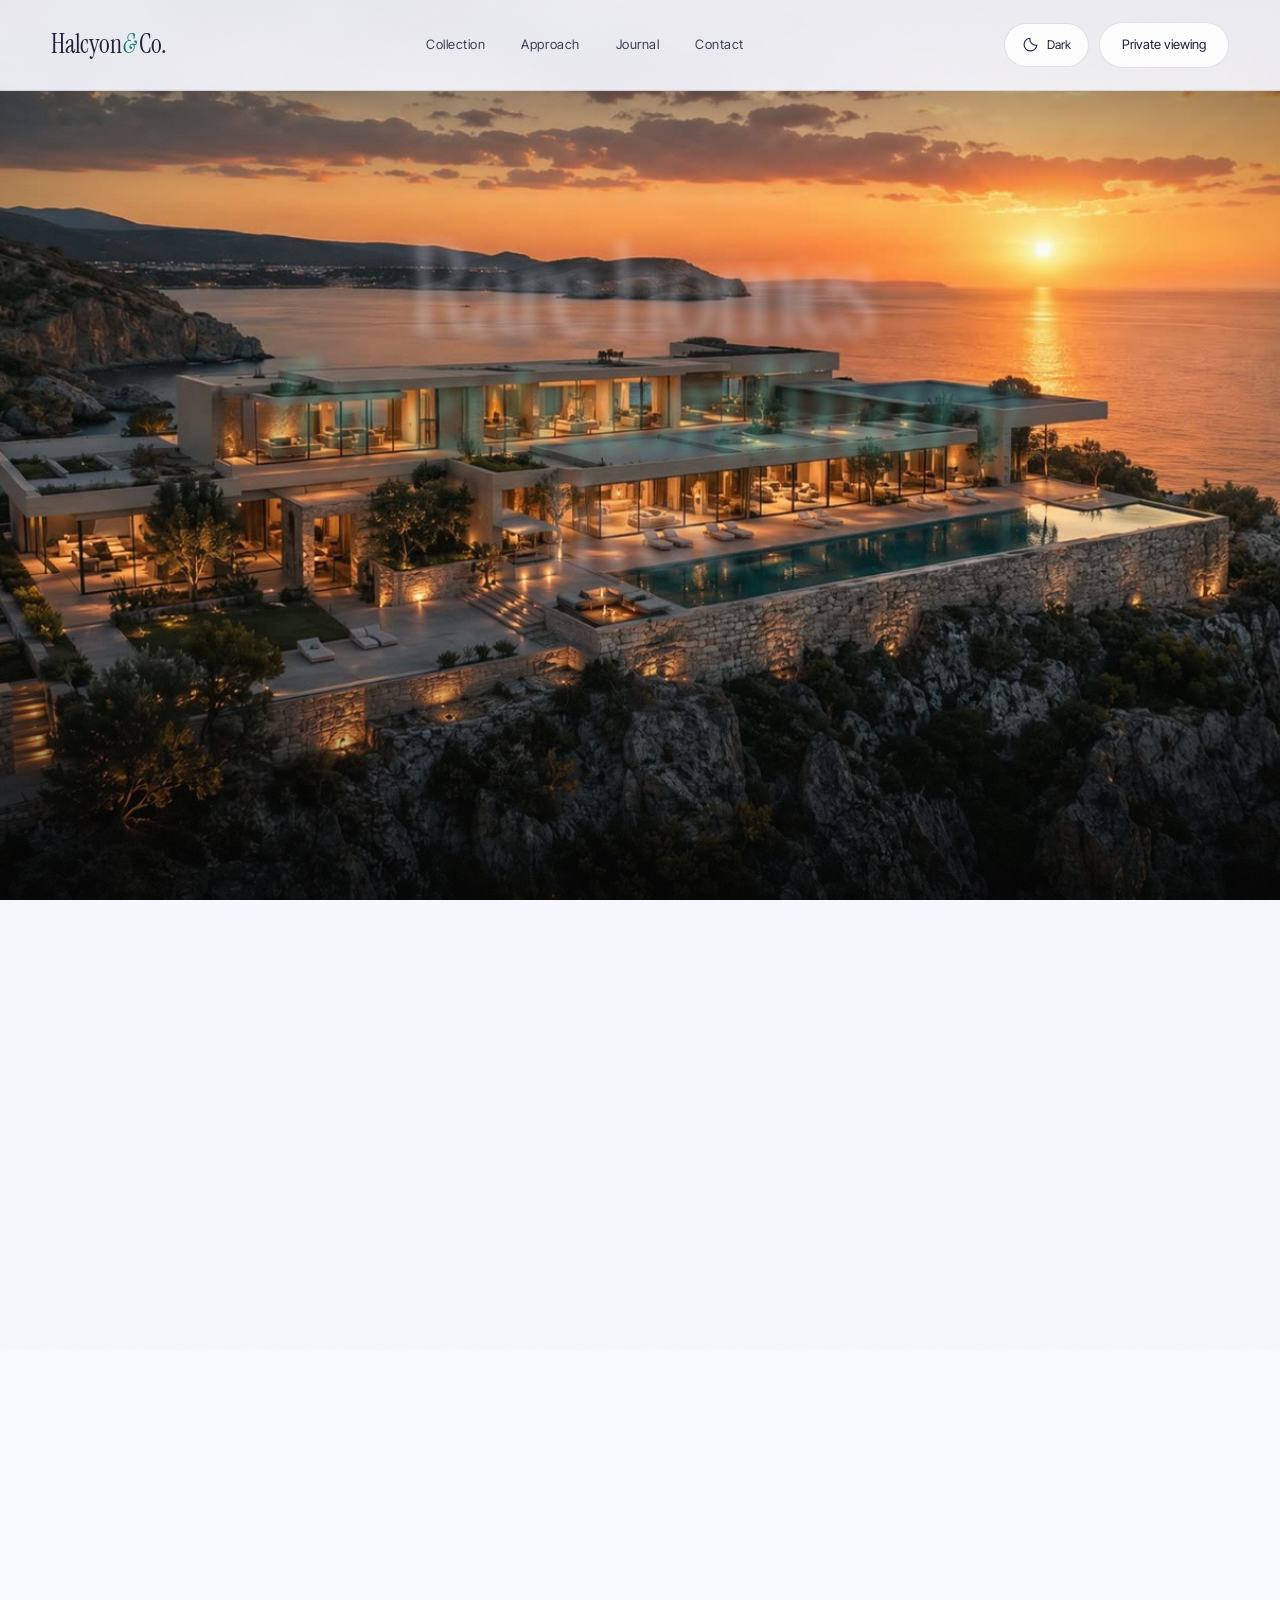
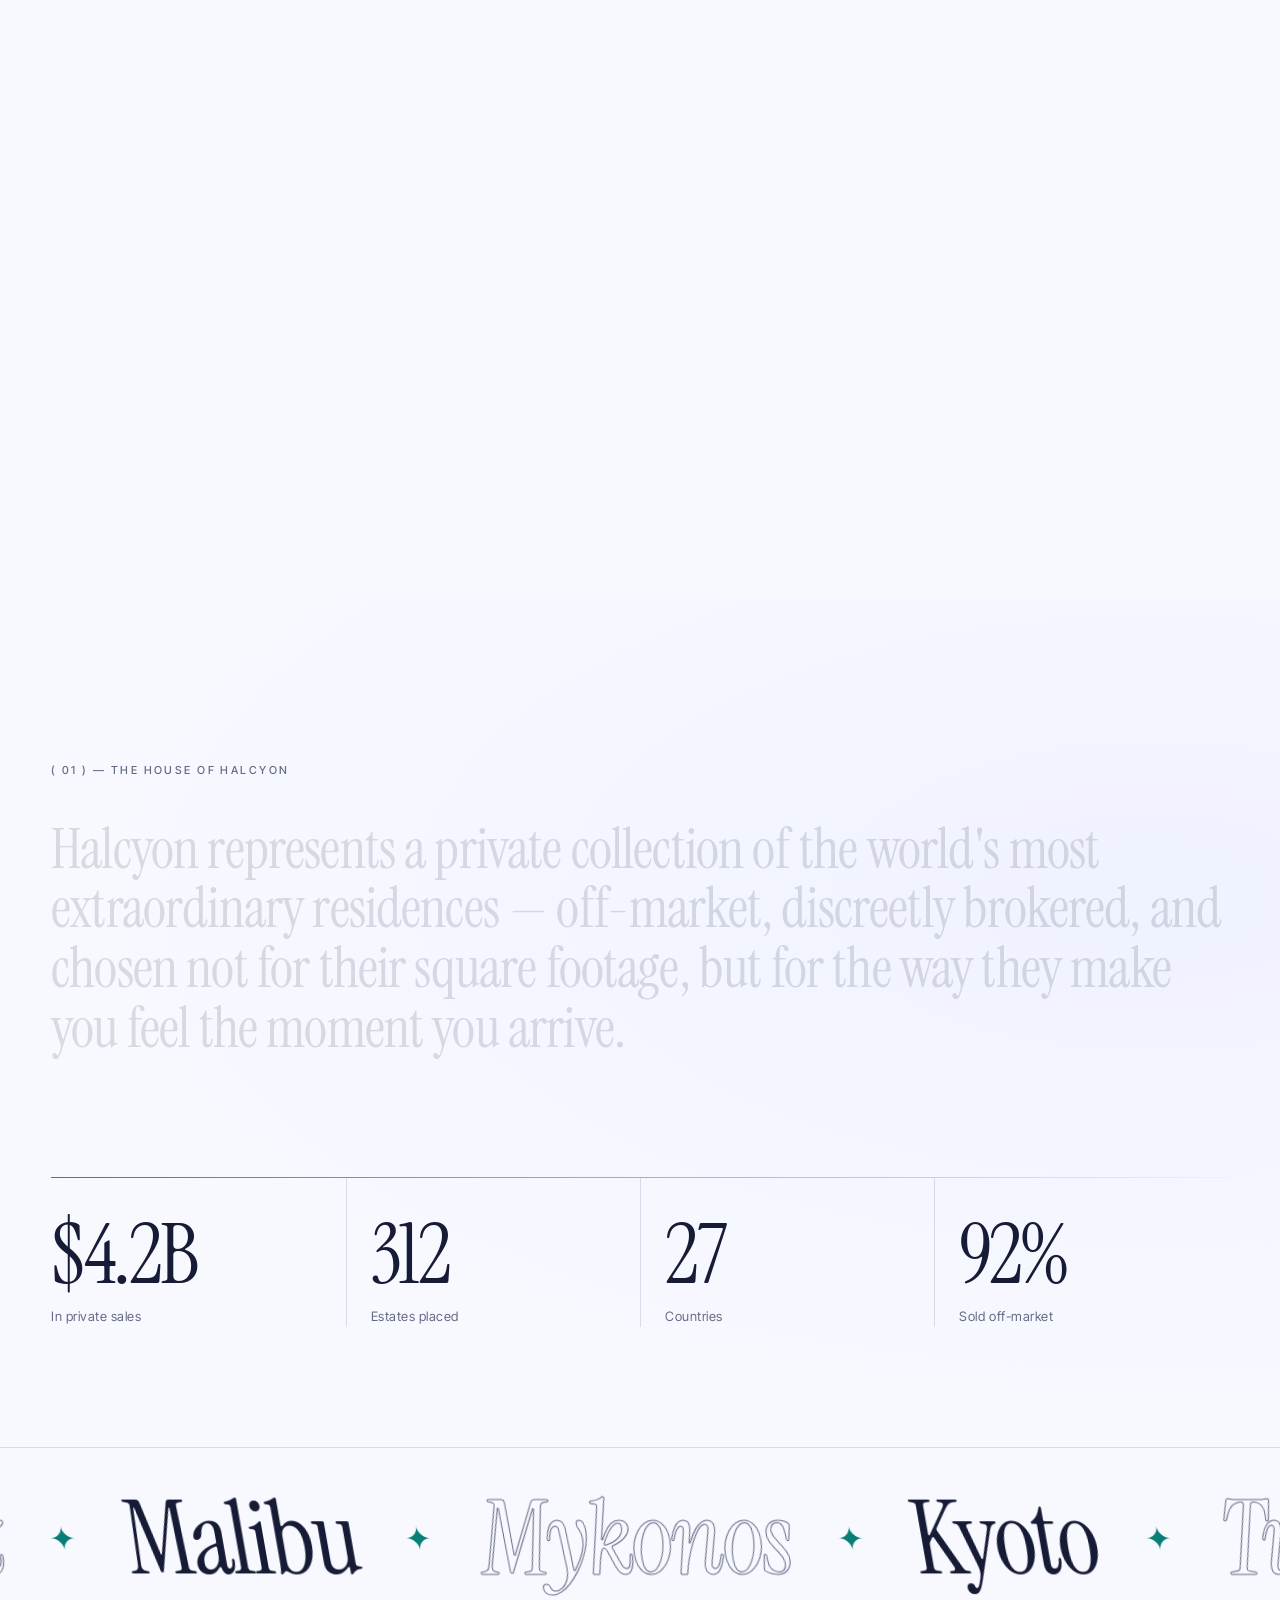
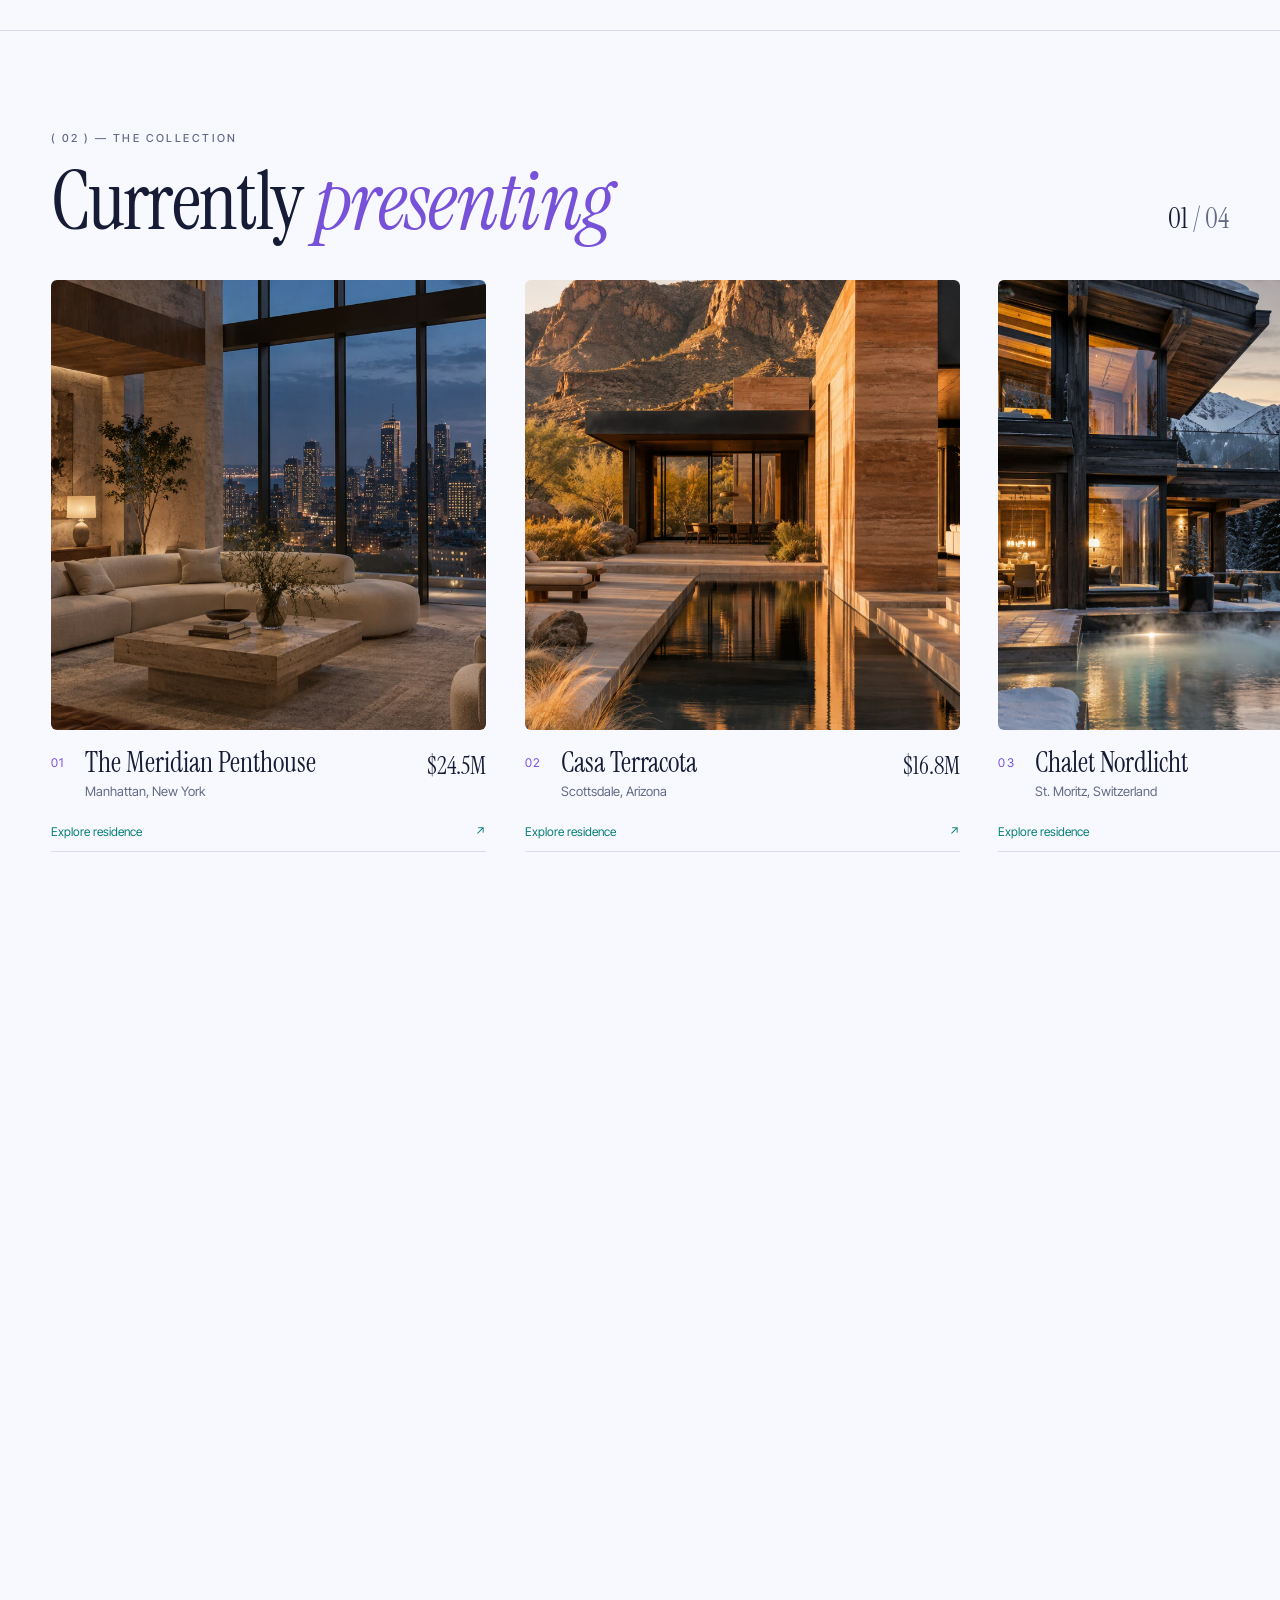
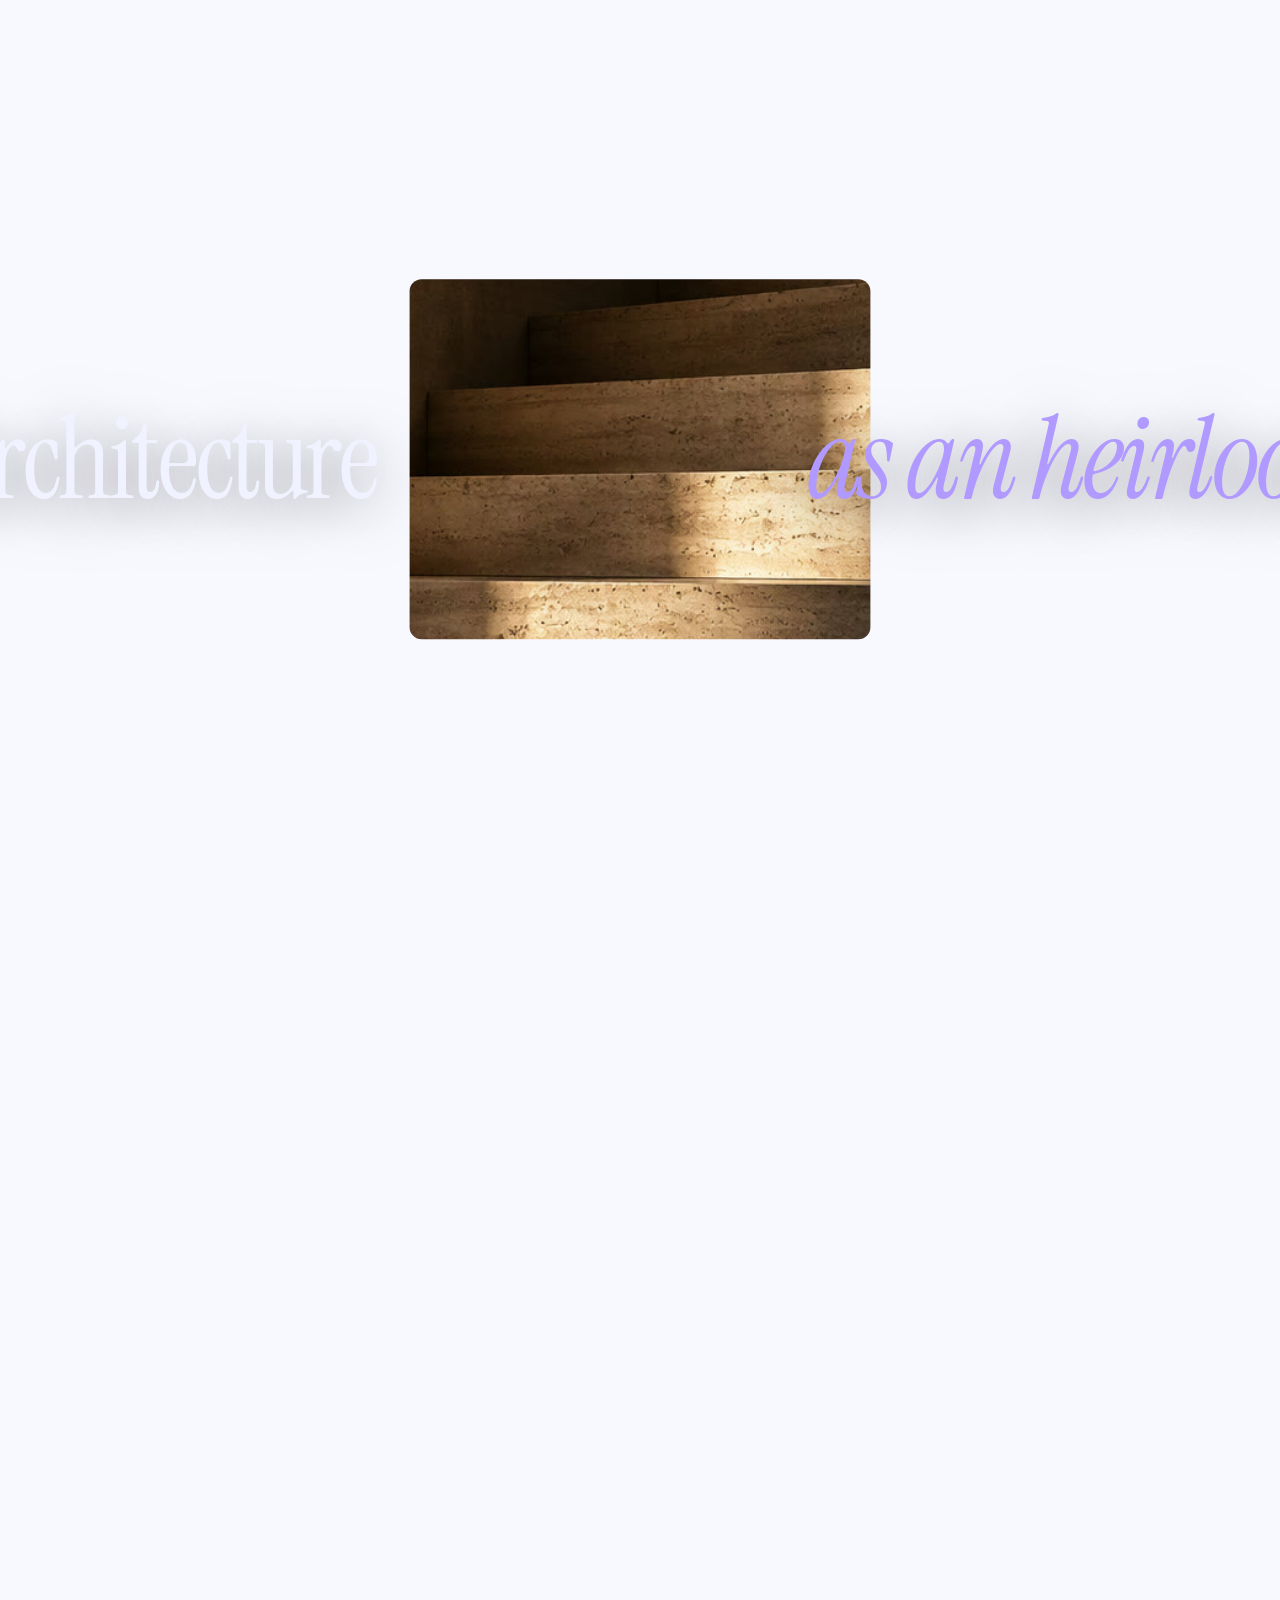
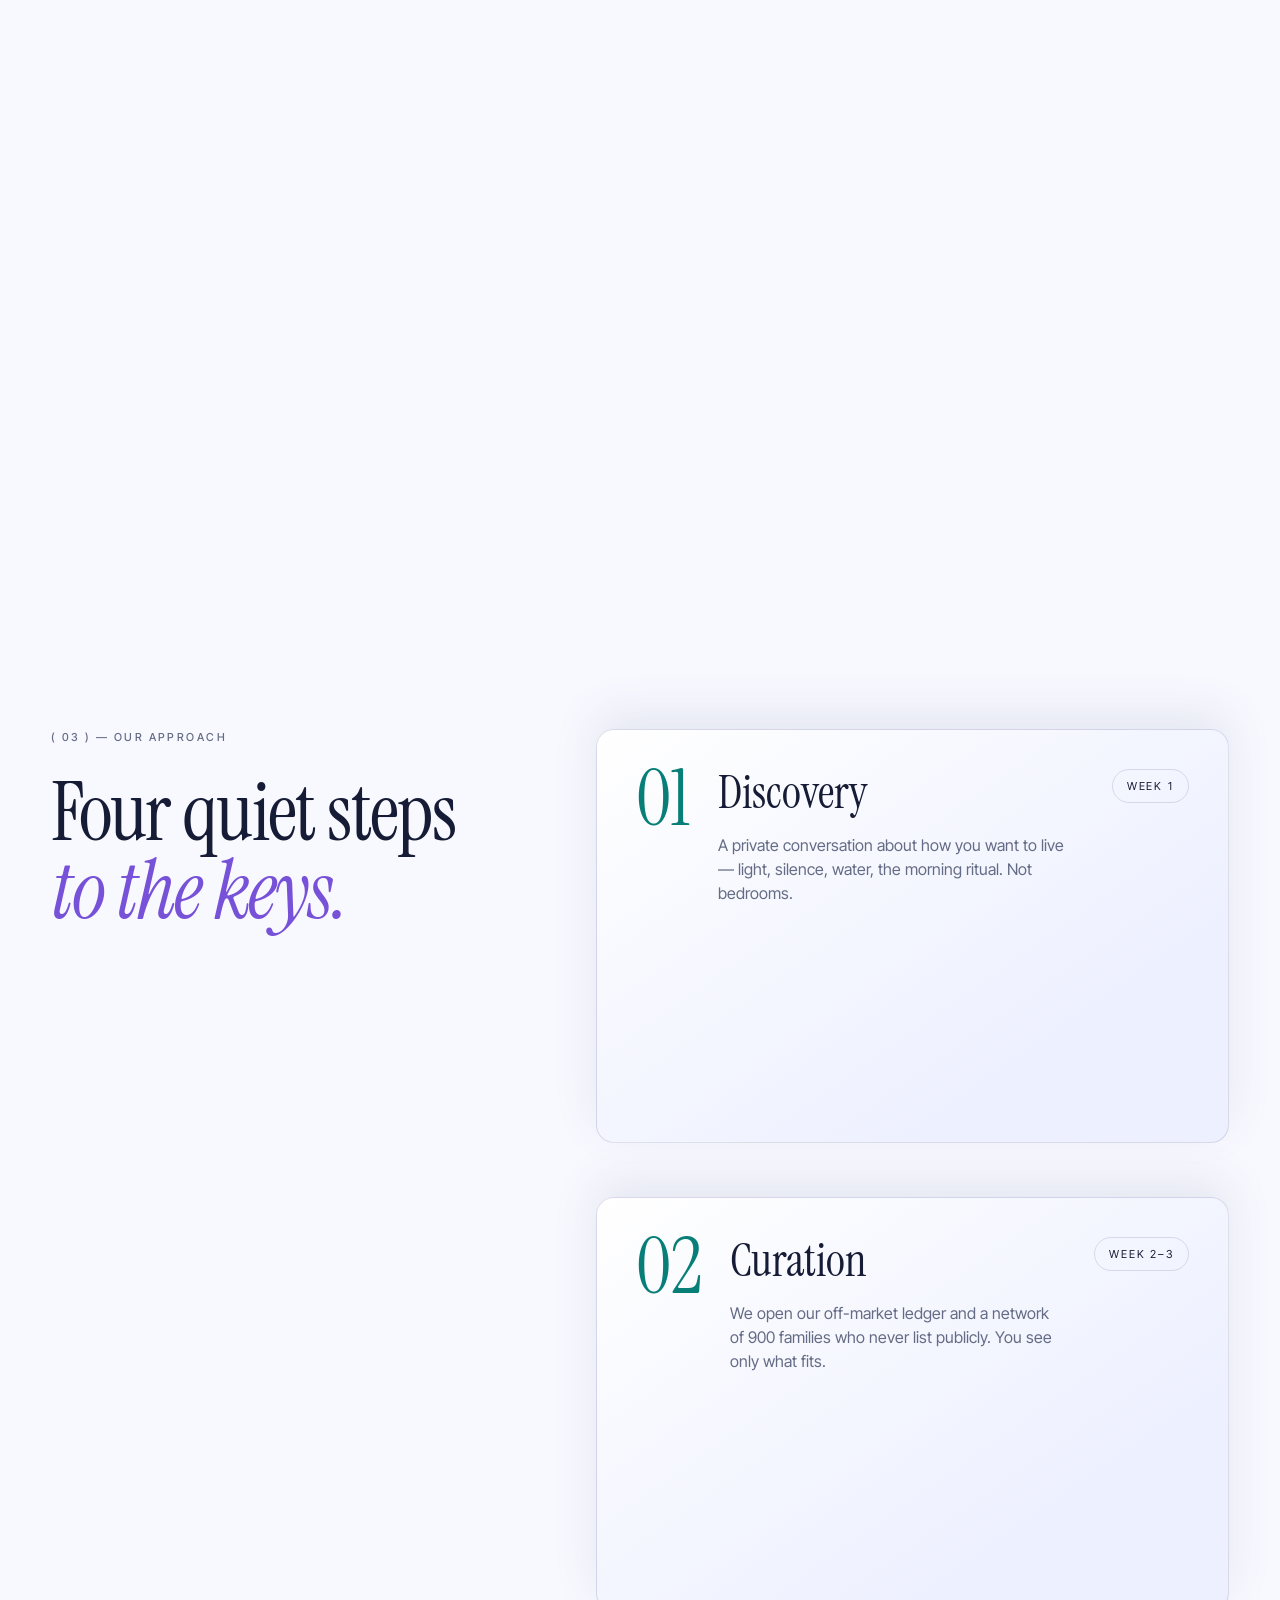
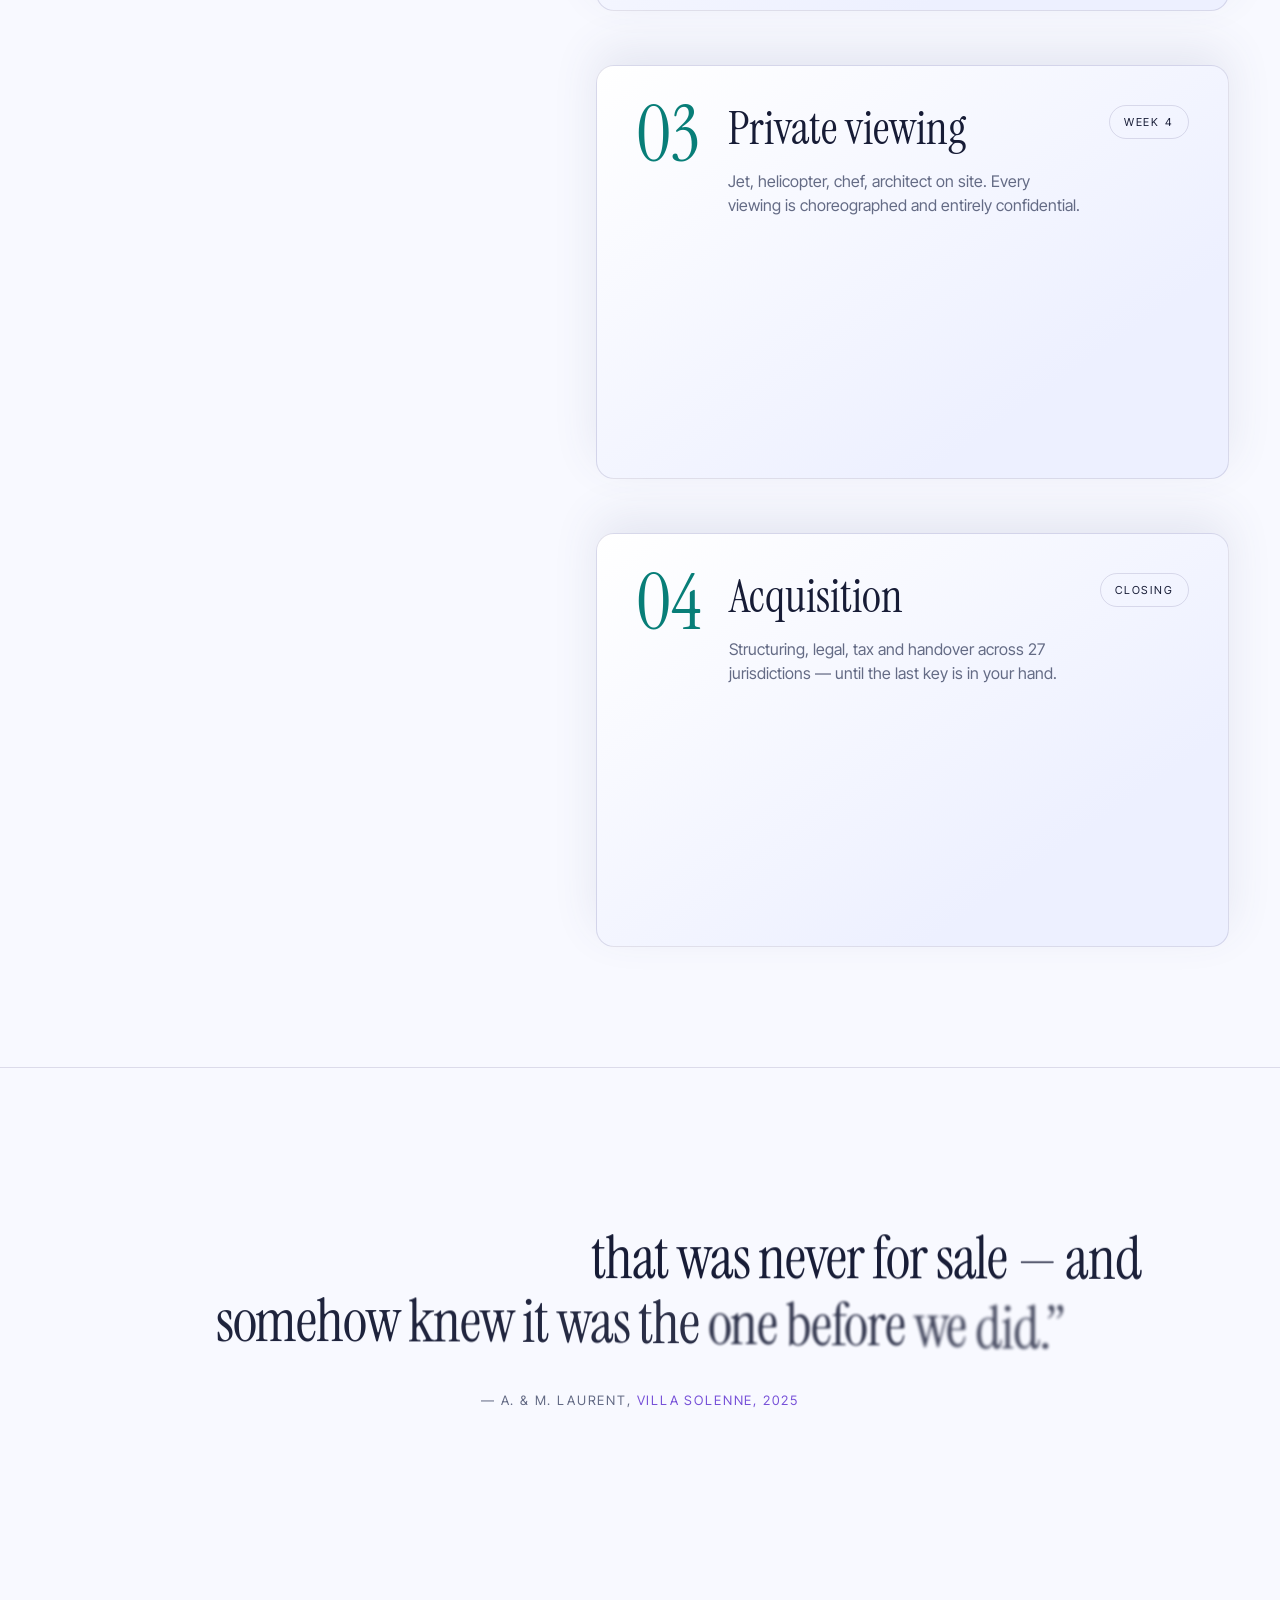
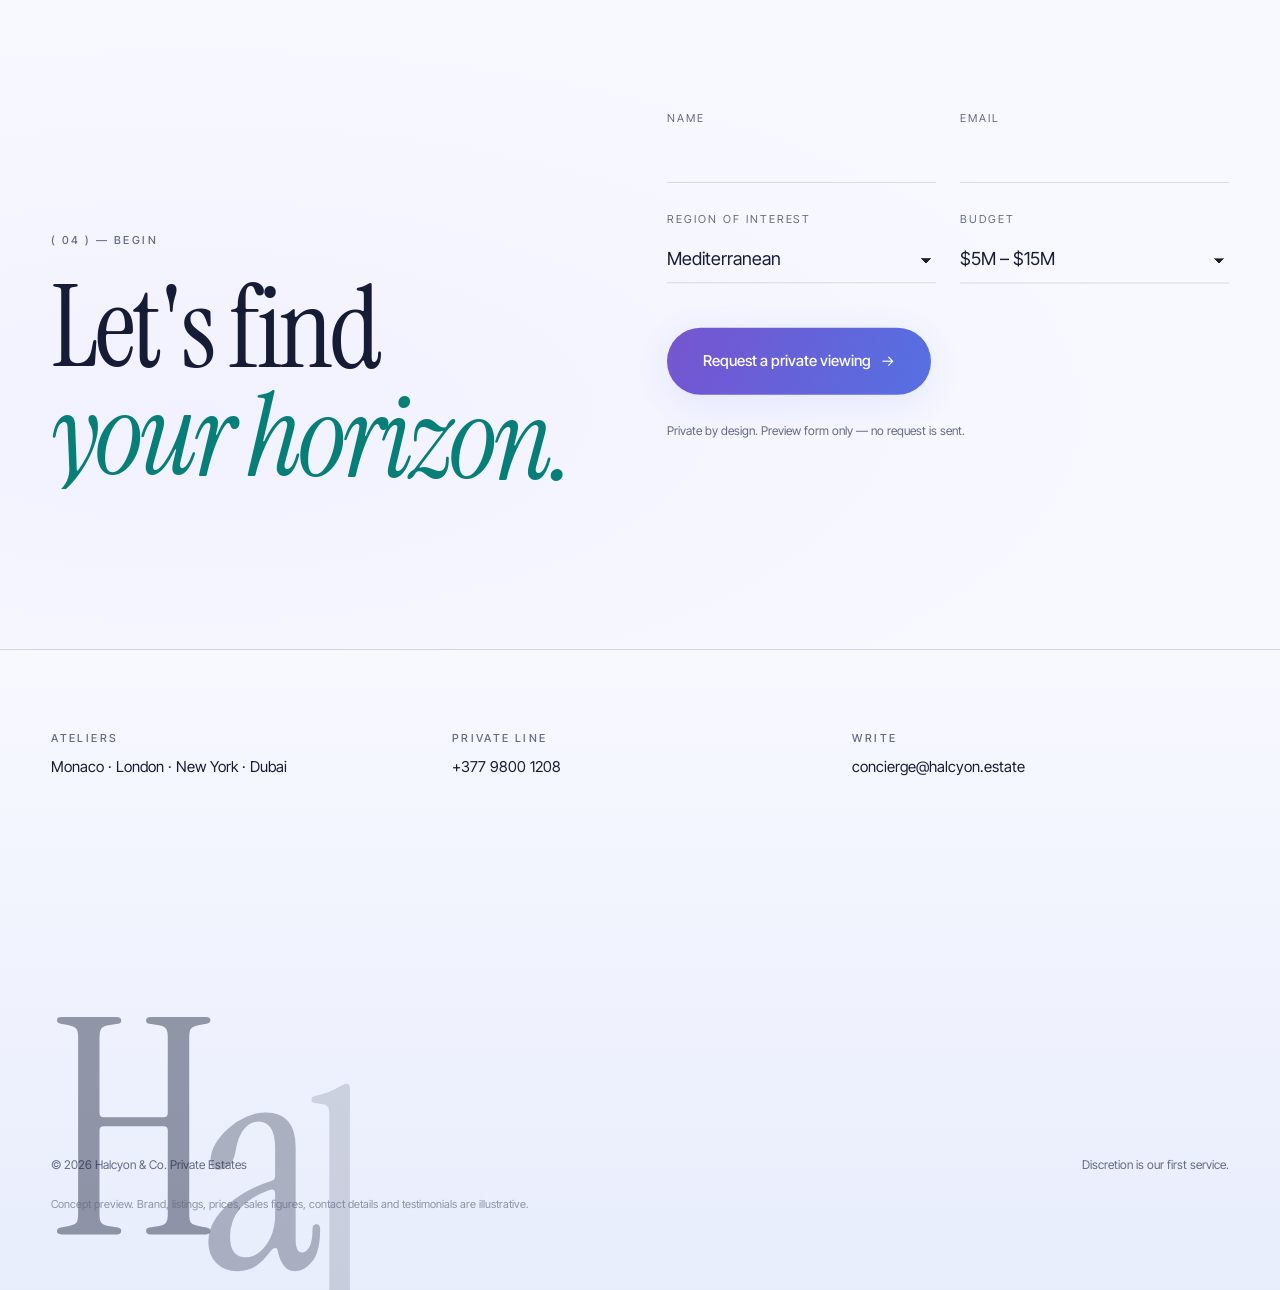
<file: site/index.html>
<!doctype html>
<html lang="en" data-theme="light">
<head>
  <meta charset="utf-8" />
  <meta name="viewport" content="width=device-width, initial-scale=1" />
  <title>Halcyon &amp; Co. — Private Estates</title>
  <meta name="description" content="Halcyon & Co. brokers the world's most extraordinary residences — off-market, discreet, and chosen for the way they make you feel." />
  <link rel="preconnect" href="https://fonts.googleapis.com" />
  <link rel="preconnect" href="https://fonts.gstatic.com" crossorigin />
  <link href="https://fonts.googleapis.com/css2?family=Instrument+Serif:ital@0;1&family=Inter+Tight:wght@300;400;500;600&display=swap" rel="stylesheet" />
  <link rel="icon" href="data:image/svg+xml,%3Csvg xmlns='http://www.w3.org/2000/svg' viewBox='0 0 32 32'%3E%3Crect width='32' height='32' rx='6' fill='%23080b18'/%3E%3Ctext x='16' y='23' text-anchor='middle' font-family='Georgia' font-style='italic' font-size='20' fill='%236cf3dc'%3EH%3C/text%3E%3C/svg%3E" />
  <link rel="stylesheet" href="css/style.css" />
</head>
<body>
  <div class="grain" aria-hidden="true"></div>

  <!-- Preloader -->
  <div class="loader" aria-hidden="true">
    <div class="loader__top">
      <span>Halcyon &amp; Co.</span>
      <span>Private Estates — Est. 2008</span>
    </div>
    <div class="loader__count"><span class="loader__num">0</span><sup>%</sup></div>
    <div class="loader__bar"><span></span></div>
    <div class="loader__bottom">
      <span>Loading the film</span>
      <span class="loader__frames">000 / 000 frames</span>
    </div>
  </div>

  <header class="nav">
    <a href="#top" class="nav__logo" data-cursor="Home">Halcyon<em>&amp;</em>Co.</a>
    <nav class="nav__links">
      <a href="#collection" data-cursor="Explore">Collection</a>
      <a href="#approach" data-cursor="Explore">Approach</a>
      <a href="#journal" data-cursor="Explore">Journal</a>
      <a href="#contact" data-cursor="Explore">Contact</a>
    </nav>
    <div class="nav__actions">
      <button type="button" class="theme-toggle" aria-label="Switch to dark theme" aria-pressed="false">
        <svg class="theme-icon" width="17" height="17" viewBox="0 0 24 24" fill="none" stroke="currentColor" stroke-width="1.6" aria-hidden="true"><path d="M20.9 13A9 9 0 0 1 11 3.1 9 9 0 1 0 20.9 13Z"/></svg>
        <span class="theme-label">Dark</span>
      </button>
      <a href="#contact" class="btn btn--pill magnetic" data-cursor="Book">
        <span class="btn__inner">Private viewing</span>
      </a>
    </div>
  </header>

  <main id="top">
    <!-- Scroll-driven film -->
    <section class="film" id="film">
      <div class="film__stage">
        <canvas class="film__canvas"></canvas>
        <div class="film__vignette"></div>
        <div class="film__letterbox film__letterbox--top"></div>
        <div class="film__letterbox film__letterbox--bottom"></div>

        <div class="film__hud">
          <div class="hud__tl"><span class="dot-live"></span> REC · Villa Solenne</div>
          <div class="hud__tr">40.6340° N &nbsp; 14.6027° E</div>
          <div class="hud__bl">
            <span class="hud__frame">F 001</span>
            <span class="hud__progress"><i></i></span>
            <span class="hud__tc">00:00:00</span>
          </div>
          <div class="hud__br">Scroll to fly in</div>
        </div>

        <div class="chapter chapter--hero" data-chapter="0">
          <p class="eyebrow">Private Estates · Off-market · Worldwide</p>
          <h1 class="hero__title">
            <span class="line">Rare homes</span>
            <span class="line"><em>for extraordinary</em></span>
            <span class="line">lives.</span>
          </h1>
          <div class="scroll-cue"><span></span>Scroll</div>
        </div>

        <div class="chapter chapter--left" data-chapter="1">
          <p class="eyebrow">Chapter I — The Approach</p>
          <h2 class="chapter__title">Every estate<br /><em>begins with a horizon.</em></h2>
          <p class="chapter__text">We don't list houses. We place people inside the view they've been chasing their whole lives.</p>
        </div>

        <div class="chapter chapter--card" data-chapter="2">
          <div class="glass">
            <p class="eyebrow">Now presenting</p>
            <h3>Villa Solenne</h3>
            <p class="glass__loc">Amalfi Coast, Italy</p>
            <ul class="glass__specs">
              <li><b>1,240</b> m²</li>
              <li><b>7</b> suites</li>
              <li><b>38</b> m pool</li>
            </ul>
            <div class="glass__price">€38,000,000</div>
          </div>
        </div>

        <div class="chapter chapter--end" data-chapter="3">
          <h2 class="end__title">Step <em>inside.</em></h2>
        </div>
      </div>
    </section>

    <!-- Manifesto -->
    <section class="manifesto">
      <p class="eyebrow">( 01 ) — The House of Halcyon</p>
      <p class="manifesto__text" data-highlight>
        Halcyon represents a private collection of the world's most extraordinary residences — off-market, discreetly brokered, and chosen not for their square footage, but for the way they make you feel the moment you arrive.
      </p>
      <div class="stats">
        <div class="stat"><span class="stat__num" data-count="4.2" data-decimals="1" data-prefix="$" data-suffix="B"></span><span class="stat__label">In private sales</span></div>
        <div class="stat"><span class="stat__num" data-count="312"></span><span class="stat__label">Estates placed</span></div>
        <div class="stat"><span class="stat__num" data-count="27"></span><span class="stat__label">Countries</span></div>
        <div class="stat"><span class="stat__num" data-count="92" data-suffix="%"></span><span class="stat__label">Sold off-market</span></div>
      </div>
    </section>

    <!-- Marquee -->
    <section class="marquee" aria-label="Locations">
      <div class="marquee__track">
        <span>Amalfi Coast</span><i>✦</i><span>St. Moritz</span><i>✦</i><span>Malibu</span><i>✦</i><span>Mykonos</span><i>✦</i><span>Kyoto</span><i>✦</i><span>Tulum</span><i>✦</i><span>Monaco</span><i>✦</i><span>Scottsdale</span><i>✦</i>
      </div>
    </section>

    <!-- Horizontal collection -->
    <section class="collection" id="collection">
      <div class="collection__pin">
        <div class="collection__head">
          <p class="eyebrow">( 02 ) — The Collection</p>
          <h2 class="section-title">Currently <em>presenting</em></h2>
          <div class="collection__count"><span class="collection__idx">01</span> / 04</div>
        </div>
        <div class="collection__track">
          <article class="estate" data-cursor="View">
            <a class="estate__media" href="property.html?estate=meridian" aria-label="View The Meridian Penthouse"><img src="assets/img/listing-penthouse.jpg" alt="Penthouse living room overlooking the city skyline at blue hour" loading="lazy" /></a>
            <div class="estate__meta">
              <span class="estate__no">01</span>
              <div><h3>The Meridian Penthouse</h3><p>Manhattan, New York</p></div>
              <span class="estate__price">$24.5M</span>
            </div>
            <a class="estate__open" href="property.html?estate=meridian">Explore residence <span aria-hidden="true">↗</span><span class="sr-only">: The Meridian Penthouse</span></a>
          </article>
          <article class="estate" data-cursor="View">
            <a class="estate__media" href="property.html?estate=terracota" aria-label="View Casa Terracota"><img src="assets/img/listing-desert.jpg" alt="Rammed-earth desert estate with a reflecting pool" loading="lazy" /></a>
            <div class="estate__meta">
              <span class="estate__no">02</span>
              <div><h3>Casa Terracota</h3><p>Scottsdale, Arizona</p></div>
              <span class="estate__price">$16.8M</span>
            </div>
            <a class="estate__open" href="property.html?estate=terracota">Explore residence <span aria-hidden="true">↗</span><span class="sr-only">: Casa Terracota</span></a>
          </article>
          <article class="estate" data-cursor="View">
            <a class="estate__media" href="property.html?estate=nordlicht" aria-label="View Chalet Nordlicht"><img src="assets/img/listing-alpine.jpg" alt="Timber and glass chalet in snowy mountains at dusk" loading="lazy" /></a>
            <div class="estate__meta">
              <span class="estate__no">03</span>
              <div><h3>Chalet Nordlicht</h3><p>St. Moritz, Switzerland</p></div>
              <span class="estate__price">CHF 31M</span>
            </div>
            <a class="estate__open" href="property.html?estate=nordlicht">Explore residence <span aria-hidden="true">↗</span><span class="sr-only">: Chalet Nordlicht</span></a>
          </article>
          <article class="estate" data-cursor="View">
            <a class="estate__media" href="property.html?estate=kaia" aria-label="View Pavilion Kaia"><img src="assets/img/listing-tropical.jpg" alt="Tropical beach villa opening onto white sand" loading="lazy" /></a>
            <div class="estate__meta">
              <span class="estate__no">04</span>
              <div><h3>Pavilion Kaia</h3><p>Tulum, Mexico</p></div>
              <span class="estate__price">$12.2M</span>
            </div>
            <a class="estate__open" href="property.html?estate=kaia">Explore residence <span aria-hidden="true">↗</span><span class="sr-only">: Pavilion Kaia</span></a>
          </article>
        </div>
        <div class="collection__progress"><i></i></div>
      </div>
    </section>

    <!-- Reveal -->
    <section class="reveal" id="journal">
      <div class="reveal__frame">
        <img src="assets/img/interior-detail.jpg" alt="Travertine staircase lit by a sliver of golden sunlight" loading="lazy" />
      </div>
      <div class="reveal__copy">
        <h2 class="reveal__title"><span>Architecture</span> <em>as an heirloom.</em></h2>
      </div>
    </section>

    <!-- Approach: stacking cards -->
    <section class="approach" id="approach">
      <div class="approach__intro">
        <p class="eyebrow">( 03 ) — Our Approach</p>
        <h2 class="section-title">Four quiet steps<br /><em>to the keys.</em></h2>
      </div>
      <div class="stack">
        <div class="stack__card" style="--i:0">
          <span class="stack__no">01</span>
          <div><h3>Discovery</h3><p>A private conversation about how you want to live — light, silence, water, the morning ritual. Not bedrooms.</p></div>
          <span class="stack__tag">Week 1</span>
        </div>
        <div class="stack__card" style="--i:1">
          <span class="stack__no">02</span>
          <div><h3>Curation</h3><p>We open our off-market ledger and a network of 900 families who never list publicly. You see only what fits.</p></div>
          <span class="stack__tag">Week 2–3</span>
        </div>
        <div class="stack__card" style="--i:2">
          <span class="stack__no">03</span>
          <div><h3>Private viewing</h3><p>Jet, helicopter, chef, architect on site. Every viewing is choreographed and entirely confidential.</p></div>
          <span class="stack__tag">Week 4</span>
        </div>
        <div class="stack__card" style="--i:3">
          <span class="stack__no">04</span>
          <div><h3>Acquisition</h3><p>Structuring, legal, tax and handover across 27 jurisdictions — until the last key is in your hand.</p></div>
          <span class="stack__tag">Closing</span>
        </div>
      </div>
    </section>

    <!-- Testimonial -->
    <section class="quote">
      <blockquote>
        <p class="quote__text">“They found us a house that was never for sale — and somehow knew it was the one before we did.”</p>
        <footer>— A. &amp; M. Laurent, <span>Villa Solenne, 2025</span></footer>
      </blockquote>
    </section>

    <!-- Contact -->
    <section class="contact" id="contact">
      <div class="contact__head">
        <p class="eyebrow">( 04 ) — Begin</p>
        <h2 class="contact__title"><span class="line">Let's find</span><span class="line"><em>your horizon.</em></span></h2>
      </div>
      <form class="contact__form" novalidate>
        <label class="field"><span>Name</span><input type="text" name="name" required autocomplete="name" /></label>
        <label class="field"><span>Email</span><input type="email" name="email" required autocomplete="email" /></label>
        <label class="field"><span>Region of interest</span>
          <select name="region">
            <option>Mediterranean</option><option>Alps</option><option>North America</option><option>Caribbean &amp; Mexico</option><option>Asia</option>
          </select>
        </label>
        <label class="field"><span>Budget</span>
          <select name="budget">
            <option>$5M – $15M</option><option>$15M – $40M</option><option>$40M+</option>
          </select>
        </label>
        <button type="submit" class="btn btn--big magnetic" data-cursor="Send">
          <span class="btn__inner">Request a private viewing <b>→</b></span>
        </button>
        <p class="form__privacy">Private by design. Preview form only — no request is sent.</p>
        <p class="form__note" role="status" aria-live="polite"></p>
      </form>
    </section>
  </main>

  <footer class="footer">
    <div class="footer__row">
      <div><p class="eyebrow">Ateliers</p><p>Monaco · London · New York · Dubai</p></div>
      <div><p class="eyebrow">Private line</p><p>+377 9800 1208</p></div>
      <div><p class="eyebrow">Write</p><p>concierge@halcyon.estate</p></div>
    </div>
    <div class="footer__mark">Halcyon<em>&amp;</em>Co.</div>
    <div class="footer__legal"><span>© 2026 Halcyon &amp; Co. Private Estates</span><span>Discretion is our first service.</span></div>
    <p class="footer__demo">Concept preview. Brand, listings, prices, sales figures, contact details and testimonials are illustrative.</p>
  </footer>

  <script src="js/vendor/gsap.min.js"></script>
  <script src="js/vendor/ScrollTrigger.min.js"></script>
  <script src="js/vendor/SplitText.min.js"></script>
  <script src="js/vendor/lenis.min.js"></script>
  <script src="js/site-ui.js"></script>
  <script src="js/film-config.js"></script>
  <script src="js/main.js"></script>
</body>
</html>
</file>
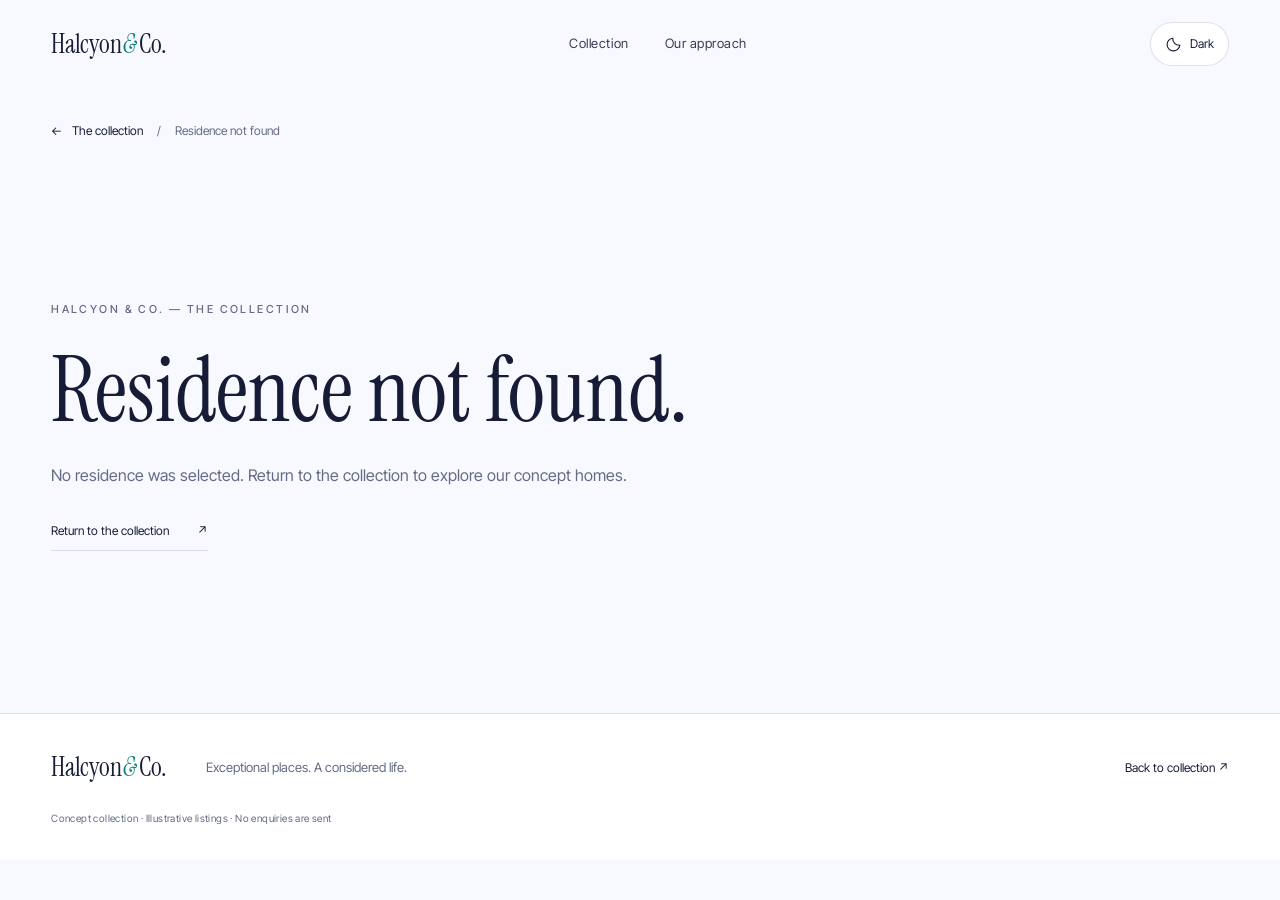
<file: site/property.html>
<!doctype html>
<html lang="en" data-theme="light">
<head>
  <meta charset="utf-8" />
  <meta name="viewport" content="width=device-width, initial-scale=1" />
  <title>Residence details — Halcyon &amp; Co.</title>
  <meta name="description" content="Explore the Halcyon & Co. concept residence collection. Illustrative architecture, considered interiors and extraordinary settings." />
  <link rel="preconnect" href="https://fonts.googleapis.com" />
  <link rel="preconnect" href="https://fonts.gstatic.com" crossorigin />
  <link href="https://fonts.googleapis.com/css2?family=Instrument+Serif:ital@0;1&family=Inter+Tight:wght@300;400;500;600&display=swap" rel="stylesheet" />
  <link rel="icon" href="data:image/svg+xml,%3Csvg xmlns='http://www.w3.org/2000/svg' viewBox='0 0 32 32'%3E%3Crect width='32' height='32' rx='6' fill='%23080b18'/%3E%3Ctext x='16' y='23' text-anchor='middle' font-family='Georgia' font-style='italic' font-size='20' fill='%236cf3dc'%3EH%3C/text%3E%3C/svg%3E" />
  <link rel="stylesheet" href="css/style.css" />
  <link rel="stylesheet" href="css/property.css" />
  <script src="js/vendor/gsap.min.js" defer></script>
  <script src="js/vendor/ScrollTrigger.min.js" defer></script>
  <script src="js/vendor/SplitText.min.js" defer></script>
  <script src="js/vendor/lenis.min.js" defer></script>
  <script src="js/site-ui.js" defer></script>
  <script src="js/residences.js" defer></script>
  <script src="js/property.js" defer></script>
  <script src="js/property-motion.js" defer></script>
</head>
<body class="property-page">
  <div class="property-progress" aria-hidden="true"><span></span></div>
  <a class="property-skip" href="#main">Skip to residence details</a>
  <header class="nav property-nav">
    <a href="index.html" class="nav__logo" aria-label="Halcyon & Co. home">Halcyon<em>&amp;</em>Co.</a>
    <nav class="nav__links" aria-label="Main navigation">
      <a href="index.html#collection">Collection</a>
      <a href="index.html#approach">Our approach</a>
    </nav>
    <div class="nav__actions">
      <button type="button" class="theme-toggle" aria-label="Switch to dark theme" aria-pressed="false">
        <svg class="theme-icon" width="17" height="17" viewBox="0 0 24 24" fill="none" stroke="currentColor" stroke-width="1.6" aria-hidden="true"><path d="M20.9 13A9 9 0 0 1 11 3.1 9 9 0 1 0 20.9 13Z"/></svg>
        <span class="theme-label">Dark</span>
      </button>
      <a href="#property-enquiry" class="property-button property-nav__viewing" id="nav-viewing" hidden>Private viewing <span aria-hidden="true">↗</span></a>
    </div>
  </header>

  <main id="main" class="property-main" tabindex="-1">
    <nav class="property-breadcrumb" aria-label="Breadcrumb">
      <a href="index.html#collection"><span aria-hidden="true">←</span> The collection</a>
      <span aria-hidden="true">/</span>
      <span id="breadcrumb-name" aria-current="page">Residence details</span>
    </nav>

    <section id="property-state" class="property-state" aria-labelledby="state-title">
      <p class="eyebrow">Halcyon &amp; Co. — The collection</p>
      <h1 id="state-title">Residence details</h1>
      <p id="state-message">Loading this concept residence…</p>
      <a class="property-text-link" href="index.html#collection">Return to the collection <span aria-hidden="true">↗</span></a>
      <noscript><p>JavaScript is required to display residence details. You can still browse the collection using the link above.</p></noscript>
    </section>

    <article id="property-detail" hidden aria-labelledby="property-title">
      <section class="property-hero" aria-labelledby="property-title">
        <figure class="property-hero__media">
          <div class="property-hero__frame">
            <img id="property-image" width="900" height="1200" fetchpriority="high" decoding="async" alt="" />
            <span class="property-hero__corner" aria-hidden="true">Concept no. <b id="property-index">01</b></span>
            <span class="property-hero__shade" aria-hidden="true"></span>
          </div>
          <figcaption><span id="property-caption"></span><span>Concept imagery</span></figcaption>
        </figure>
        <div class="property-hero__copy">
          <div class="property-hero__topline"><span class="eyebrow" id="property-character"></span><span class="property-badge">Concept listing</span></div>
          <h1 id="property-title"></h1>
          <p class="property-location" id="property-location"></p>
          <div class="property-price"><p id="property-price"></p><span>Illustrative asking price</span></div>
          <p class="property-description" id="property-description"></p>
          <dl class="property-specs">
            <div><dt>Interior area</dt><dd id="property-area"></dd></div>
            <div><dt>Accommodation</dt><dd id="property-suites"></dd></div>
            <div><dt>Region</dt><dd id="property-region"></dd></div>
          </dl>
          <a href="#property-enquiry" class="property-button property-hero__cta">Preview a private viewing <span aria-hidden="true">↗</span></a>
          <p class="property-disclaimer">An illustrative residence, not a verified offer for sale. Images, pricing, specifications and amenities are concept data.</p>
        </div>
      </section>

      <section class="property-overview property-section" aria-labelledby="overview-title">
        <div><p class="eyebrow">01 — The residence</p><h2 id="overview-title" class="property-section-title"></h2></div>
        <div class="property-prose" id="property-overview"></div>
      </section>

      <section class="property-immersion" aria-label="The setting">
        <div class="property-immersion__stage">
          <img id="property-immersion-image" width="1600" height="1000" loading="lazy" decoding="async" alt="" />
          <div class="property-immersion__shade" aria-hidden="true"></div>
          <div class="property-immersion__copy">
            <p class="eyebrow">Interlude — The setting</p>
            <p class="property-immersion__line">A slower <em>rhythm.</em></p>
          </div>
          <p class="property-immersion__caption" id="property-immersion-caption"></p>
        </div>
      </section>

      <section class="property-amenities property-section" aria-labelledby="amenities-title">
        <div><p class="eyebrow">02 — Considered details</p><h2 id="amenities-title" class="property-section-title">The art of <em>living well.</em></h2><p class="property-section-note">Illustrative amenities for this concept residence.</p></div>
        <ul id="property-amenities" class="property-amenities__list"></ul>
      </section>

      <section id="property-enquiry" class="property-enquiry" aria-labelledby="enquiry-title">
        <div class="property-enquiry__inner">
          <div class="property-enquiry__intro">
            <p class="eyebrow">03 — A personal introduction</p>
            <h2 id="enquiry-title" class="property-enquiry__title"><span class="line">Imagine your</span><span class="line"><em>private viewing.</em></span></h2>
            <p class="property-enquiry__lede">A home is best understood in person. Explore what a private introduction to <span id="enquiry-residence"></span> might look like.</p>
            <div id="enquiry-disclaimer" class="property-demo-note">
              <span class="property-demo-note__dot" aria-hidden="true"></span>
              <p><strong>Demonstration only.</strong> This form creates an unsent preview. No enquiry is sent, no viewing is booked, and your details are not saved or transmitted.</p>
            </div>
            <ul class="property-enquiry__assurances">
              <li><span aria-hidden="true">01</span> A discreet, personal introduction</li>
              <li><span aria-hidden="true">02</span> Nothing leaves this page</li>
              <li><span aria-hidden="true">03</span> An illustrative residence</li>
            </ul>
          </div>
          <form id="property-form" class="property-form" aria-describedby="enquiry-disclaimer">
            <div class="property-form__head">
              <span class="property-form__label">Private preview</span>
              <span class="property-form__ref">Regarding <b id="enquiry-ref"></b></span>
            </div>
            <label class="field property-field"><span>Your name <i>(required)</i></span><input id="enquiry-name" name="name" type="text" autocomplete="name" required minlength="2" maxlength="100" placeholder="Full name" /></label>
            <label class="field property-field"><span>Email address <i>(required)</i></span><input id="enquiry-email" name="email" type="email" autocomplete="email" required maxlength="254" placeholder="you@example.com" /></label>
            <label class="field property-field property-field--wide"><span>Preferred time <i>(optional)</i></span><select id="enquiry-preference" name="preference"><option value="">No preference</option><option value="Morning">Morning</option><option value="Afternoon">Afternoon</option><option value="Evening">Evening</option></select></label>
            <label class="field property-field property-field--wide"><span>A note for your preview <i>(optional)</i></span><textarea id="enquiry-message" name="message" rows="2" maxlength="1000" placeholder="What would you like to explore about this residence?"></textarea></label>
            <button id="enquiry-submit" class="property-submit property-field--wide" type="button" disabled><span class="property-submit__inner">Create unsent preview <b aria-hidden="true">↗</b></span></button>
            <p class="property-form__privacy property-field--wide">Private by design. Preview form only — no request is sent, nothing is stored.</p>
            <div id="enquiry-result" class="property-form__result property-field--wide" role="status" aria-live="polite" aria-atomic="true" hidden></div>
          </form>
        </div>
      </section>

      <section class="property-related property-section" aria-labelledby="related-title">
        <div class="property-related__head"><div><p class="eyebrow">04 — Continue exploring</p><h2 id="related-title" class="property-section-title">Other <em>perspectives.</em></h2></div><a class="property-text-link" href="index.html#collection">The full collection <span aria-hidden="true">↗</span></a></div>
        <div id="property-related" class="property-related__grid"></div>
      </section>
    </article>
  </main>

  <footer class="property-footer">
    <a href="index.html" class="nav__logo">Halcyon<em>&amp;</em>Co.</a>
    <p>Exceptional places. A considered life.</p>
    <a href="index.html#collection">Back to collection <span aria-hidden="true">↗</span></a>
    <small>Concept collection · Illustrative listings · No enquiries are sent</small>
  </footer>
</body>
</html>
</file>
<file: site/css/style.css>
:root {
  color-scheme: light;
  --ink: #f8f9ff;
  --ink-2: #ffffff;
  --bone: #171c36;
  --bone-dim: #646b85;
  --gold: #7751d8;
  --mint: #087e78;
  --blue: #4964de;
  --line: rgba(97, 89, 145, 0.19);
  --nav-bg: rgba(248, 249, 255, 0.93);
  --panel-bg: linear-gradient(145deg, #ffffff, #edf0ff 75%);
  --panel-shadow: 0 -16px 45px rgba(75, 82, 128, 0.11);
  --footer-bg: #e8edfc;
  --button-fill: linear-gradient(110deg, #7351cf, #526de2);
  --button-hover: linear-gradient(110deg, #526de2, #087e78);
  --button-text: #ffffff;
  --serif: "Instrument Serif", "Times New Roman", serif;
  --sans: "Inter Tight", system-ui, sans-serif;
  --pad: clamp(20px, 4vw, 64px);
  --ease: cubic-bezier(0.22, 1, 0.36, 1);
}

html[data-theme="dark"] {
  color-scheme: dark;
  --ink: #080b18;
  --ink-2: #10152b;
  --bone: #f0f3ff;
  --bone-dim: rgba(224, 232, 255, 0.64);
  --gold: #b19aff;
  --mint: #6cf3dc;
  --blue: #718cff;
  --line: rgba(177, 154, 255, 0.2);
  --nav-bg: rgba(8, 11, 24, 0.86);
  --panel-bg: linear-gradient(150deg, #222846, #101629 70%);
  --panel-shadow: 0 -20px 60px rgba(0, 0, 0, 0.5);
  --footer-bg: #11172e;
  --button-fill: linear-gradient(110deg, #6cf3dc, #a6eeff);
  --button-hover: linear-gradient(110deg, #a6eeff, #b19aff);
  --button-text: #080b18;
}

*, *::before, *::after { box-sizing: border-box; margin: 0; padding: 0; }
html { -webkit-font-smoothing: antialiased; -moz-osx-font-smoothing: grayscale; }
html.lenis, html.lenis body { height: auto; }
.lenis.lenis-smooth { scroll-behavior: auto !important; }
body {
  background: var(--ink);
  color: var(--bone);
  font-family: var(--sans);
  font-weight: 400;
  font-size: 16px;
  line-height: 1.5;
  overflow-x: hidden;
}
body.is-loading { overflow: hidden; }
img { display: block; max-width: 100%; }
a { color: inherit; text-decoration: none; }
em { font-family: var(--serif); font-style: italic; font-weight: 400; }
::selection { background: var(--gold); color: var(--ink); }

.eyebrow {
  font-size: 11px;
  letter-spacing: 0.22em;
  text-transform: uppercase;
  color: var(--bone-dim);
  font-weight: 500;
}
.section-title {
  font-family: var(--serif);
  font-weight: 400;
  font-size: clamp(44px, 6.4vw, 108px);
  line-height: 0.95;
  letter-spacing: -0.02em;
}
.section-title em { color: var(--gold); }

/* Grain */
.grain {
  position: fixed; inset: -50%;
  width: 200%; height: 200%;
  pointer-events: none; z-index: 90; opacity: 0.07;
  background-image: url("data:image/svg+xml,%3Csvg xmlns='http://www.w3.org/2000/svg' width='200' height='200'%3E%3Cfilter id='n'%3E%3CfeTurbulence type='fractalNoise' baseFrequency='0.9' numOctaves='3' stitchTiles='stitch'/%3E%3C/filter%3E%3Crect width='100%25' height='100%25' filter='url(%23n)'/%3E%3C/svg%3E");
  animation: grain 1.2s steps(6) infinite;
}
@keyframes grain {
  0% { transform: translate(0, 0); } 20% { transform: translate(-6%, 4%); }
  40% { transform: translate(4%, -8%); } 60% { transform: translate(-9%, 2%); }
  80% { transform: translate(7%, 6%); } 100% { transform: translate(0, 0); }
}

/* Cursor */
.cursor { position: fixed; top: 0; left: 0; z-index: 100; pointer-events: none; mix-blend-mode: difference; }
.cursor__dot, .cursor__ring { position: fixed; top: 0; left: 0; border-radius: 50%; }
.cursor__dot { width: 6px; height: 6px; margin: -3px 0 0 -3px; background: #fff; }
.cursor__ring {
  width: 40px; height: 40px; margin: -20px 0 0 -20px;
  border: 1px solid rgba(255, 255, 255, 0.7);
  display: grid; place-items: center;
  transition: width 0.45s var(--ease), height 0.45s var(--ease), margin 0.45s var(--ease), background 0.45s var(--ease), border-color 0.45s;
}
.cursor__label { font-size: 11px; letter-spacing: 0.16em; text-transform: uppercase; color: #000; opacity: 0; transition: opacity 0.3s; font-weight: 600; }
.cursor.is-active .cursor__ring { width: 96px; height: 96px; margin: -48px 0 0 -48px; background: #fff; border-color: #fff; }
.cursor.is-active .cursor__label { opacity: 1; }
.cursor.is-active .cursor__dot { opacity: 0; }
@media (hover: none), (pointer: coarse) { .cursor { display: none; } }
a, button { cursor: pointer; }
.cursor { display: none; }

/* Loader */
.loader {
  position: fixed; inset: 0; z-index: 95;
  background: var(--ink-2);
  display: flex; flex-direction: column; justify-content: space-between;
  padding: var(--pad);
}
.loader__top, .loader__bottom { display: flex; justify-content: space-between; font-size: 12px; letter-spacing: 0.18em; text-transform: uppercase; color: var(--bone-dim); }
.loader__count { font-family: var(--serif); font-size: clamp(120px, 26vw, 420px); line-height: 0.8; letter-spacing: -0.04em; }
.loader__count sup { font-size: 0.18em; vertical-align: top; margin-left: 0.1em; color: var(--gold); }
.loader__bar { height: 1px; background: var(--line); position: relative; overflow: hidden; }
.loader__bar span { position: absolute; inset: 0; background: var(--gold); transform-origin: left; transform: scaleX(0); }

/* Nav */
.nav {
  position: fixed; top: 0; left: 0; right: 0; z-index: 50;
  display: flex; align-items: center; justify-content: space-between;
  padding: 22px var(--pad);
  background: var(--nav-bg); color: var(--bone);
  backdrop-filter: blur(16px); -webkit-backdrop-filter: blur(16px);
  border-bottom: 1px solid var(--line);
  transition: transform 0.6s var(--ease);
}
.nav.is-solid { background: var(--nav-bg); backdrop-filter: blur(16px); -webkit-backdrop-filter: blur(16px); border-bottom: 1px solid var(--line); }
.nav.is-hidden { transform: translateY(-110%); }
.nav__logo { font-family: var(--serif); font-size: 26px; letter-spacing: -0.01em; }
.nav__logo em { color: var(--gold); margin: 0 2px; }
.nav__actions { display: flex; align-items: center; gap: 10px; }
.theme-toggle { display: inline-flex; align-items: center; justify-content: center; gap: 8px; min-height: 44px; padding: 0 17px; border: 1px solid var(--line); border-radius: 999px; background: var(--ink-2); color: var(--bone); font-family: var(--sans); font-size: 12px; line-height: 1; transition: border-color 0.25s; }
.theme-toggle:hover { border-color: var(--gold); color: var(--gold); }
.theme-icon { display: block; flex: 0 0 auto; }
.nav__links { display: flex; gap: 36px; font-size: 13px; letter-spacing: 0.04em; }
.nav__links a { position: relative; opacity: 0.85; }
.nav__links a::after { content: ""; position: absolute; left: 0; right: 0; bottom: -4px; height: 1px; background: currentColor; transform: scaleX(0); transform-origin: right; transition: transform 0.5s var(--ease); }
.nav__links a:hover::after { transform: scaleX(1); transform-origin: left; }

.btn { display: inline-flex; align-items: center; justify-content: center; border: 0; font: inherit; color: inherit; background: none; }
.btn__inner { display: inline-flex; align-items: center; gap: 10px; pointer-events: none; }
.btn--pill {
  padding: 12px 22px; border-radius: 999px; font-size: 13px;
  border: 1px solid rgba(224, 232, 255, 0.35);
  backdrop-filter: blur(10px); -webkit-backdrop-filter: blur(10px);
  background: rgba(8, 11, 24, 0.2);
  transition: border-color 0.4s;
}
.btn--pill:hover { background: var(--bone); color: var(--ink); border-color: var(--bone); }

/* Film */
.film { --bone: #f0f3ff; --bone-dim: rgba(224, 232, 255, 0.72); --gold: #b19aff; --mint: #6cf3dc; --line: rgba(224, 232, 255, 0.22); position: relative; height: 600vh; color: var(--bone); }
.film__stage { position: sticky; top: 0; height: 100vh; height: 100svh; overflow: hidden; background: #000; }
.film__canvas { position: absolute; inset: 0; width: 100%; height: 100%; display: block; background: url("../assets/img/villa-first-frame.jpg") center / cover; }
.film__vignette {
  position: absolute; inset: 0; pointer-events: none;
  background:
    radial-gradient(120% 90% at 50% 50%, transparent 45%, rgba(0, 0, 0, 0.55) 100%),
    linear-gradient(180deg, rgba(0, 0, 0, 0.45) 0%, transparent 22%, transparent 70%, rgba(0, 0, 0, 0.6) 100%);
}
.film__letterbox { position: absolute; left: 0; right: 0; height: 11vh; background: var(--ink); z-index: 3; }
.film__letterbox--top { top: 0; }
.film__letterbox--bottom { bottom: 0; }

.film__hud { position: absolute; inset: 0; z-index: 4; pointer-events: none; font-size: 11px; letter-spacing: 0.18em; text-transform: uppercase; color: rgba(224, 232, 255, 0.8); font-variant-numeric: tabular-nums; }
.film__hud > div { position: absolute; display: flex; align-items: center; gap: 12px; }
.hud__tl { top: 118px; left: var(--pad); }
.hud__tr { top: 118px; right: var(--pad); }
html[data-theme="light"] .film__stage:not(.is-scrubbing) .hud__bl,
html[data-theme="light"] .film__stage:not(.is-scrubbing) .hud__br { color: #171c36; }
html[data-theme="light"] .film__stage:not(.is-scrubbing) .hud__progress { background: rgba(23, 28, 54, 0.2); }
.hud__bl { bottom: 34px; left: var(--pad); }
.hud__br { bottom: 34px; right: var(--pad); }
.dot-live { width: 7px; height: 7px; border-radius: 50%; background: #e2483d; box-shadow: 0 0 12px #e2483d; animation: blink 1.6s infinite; }
@keyframes blink { 50% { opacity: 0.2; } }
.hud__progress { width: clamp(80px, 18vw, 240px); height: 1px; background: rgba(224, 232, 255, 0.25); position: relative; }
.hud__progress i { position: absolute; inset: 0; background: var(--gold); transform-origin: left; transform: scaleX(0); }

.chapter { position: absolute; z-index: 5; pointer-events: none; }
.chapter--hero { inset: 0; display: flex; flex-direction: column; justify-content: center; align-items: center; text-align: center; padding: 0 var(--pad); }
.chapter--hero .eyebrow { margin-bottom: 28px; color: var(--bone); }
.hero__title { font-family: var(--serif); font-weight: 400; font-size: clamp(56px, 10.5vw, 196px); line-height: 0.88; letter-spacing: -0.035em; text-shadow: 0 10px 60px rgba(0, 0, 0, 0.35); }
.hero__title .line { display: block; overflow: hidden; padding: 0.02em 0.06em; }
.hero__title em { color: var(--gold); }
.scroll-cue { margin-top: 44px; font-size: 11px; letter-spacing: 0.24em; text-transform: uppercase; display: flex; flex-direction: column; align-items: center; gap: 14px; }
.scroll-cue span { width: 1px; height: 54px; background: linear-gradient(var(--bone), transparent); animation: cue 2s var(--ease) infinite; transform-origin: top; }
@keyframes cue { 0% { transform: scaleY(0); } 50% { transform: scaleY(1); transform-origin: top; } 51% { transform-origin: bottom; } 100% { transform: scaleY(0); transform-origin: bottom; } }

.chapter--left { left: var(--pad); top: 50%; transform: translateY(-50%); max-width: 820px; }
.chapter--left::before {
  content: ""; position: absolute; z-index: -1; inset: -40vh -50vw -40vh calc(-1 * var(--pad));
  background: radial-gradient(60% 50% at 20% 50%, rgba(0, 0, 0, 0.55), transparent 70%);
}
.chapter__title { font-family: var(--serif); font-weight: 400; font-size: clamp(44px, 6vw, 104px); line-height: 0.92; letter-spacing: -0.025em; margin: 18px 0 24px; text-shadow: 0 8px 40px rgba(0, 0, 0, 0.4); }
.chapter__title em { color: var(--gold); }
.chapter__text { font-size: clamp(16px, 1.3vw, 20px); color: var(--bone); max-width: 420px; opacity: 0.88; }

.chapter--card { right: var(--pad); bottom: 18vh; }
.glass {
  width: min(360px, 82vw); padding: 28px;
  border: 1px solid rgba(224, 232, 255, 0.22); border-radius: 18px;
  background: linear-gradient(140deg, rgba(37, 43, 88, 0.78), rgba(10, 20, 43, 0.58));
  backdrop-filter: blur(22px) saturate(140%); -webkit-backdrop-filter: blur(22px) saturate(140%);
  box-shadow: 0 30px 80px rgba(0, 0, 0, 0.35);
}
.glass h3 { font-family: var(--serif); font-weight: 400; font-size: 44px; line-height: 1; margin-top: 14px; }
.glass__loc { color: var(--bone-dim); margin-top: 6px; font-size: 14px; }
.glass__specs { list-style: none; display: flex; gap: 22px; margin: 22px 0; padding: 18px 0; border-top: 1px solid var(--line); border-bottom: 1px solid var(--line); font-size: 13px; color: var(--bone-dim); }
.glass__specs b { font-weight: 500; color: var(--bone); font-size: 18px; margin-right: 4px; }
.glass__price { font-family: var(--serif); font-size: 32px; color: var(--gold); }

.chapter--end { inset: 0; display: grid; place-items: center; }
.end__title { font-family: var(--serif); font-weight: 400; font-size: clamp(80px, 17vw, 320px); letter-spacing: -0.045em; line-height: 0.85; text-shadow: 0 10px 80px rgba(0, 0, 0, 0.5); }
.end__title em { color: var(--gold); }

/* Manifesto */
.manifesto { padding: clamp(120px, 18vh, 220px) var(--pad) 120px; max-width: 1500px; margin: 0 auto; }
.manifesto__text { font-family: var(--serif); font-size: clamp(32px, 4.4vw, 76px); line-height: 1.06; letter-spacing: -0.015em; margin-top: 40px; }
.manifesto__text .word { opacity: 0.14; }
.stats { display: grid; grid-template-columns: repeat(4, 1fr); margin-top: 120px; border-top: 1px solid var(--line); }
.stat { padding: 36px 24px 0 0; display: flex; flex-direction: column; gap: 10px; }
.stat + .stat { padding-left: 24px; border-left: 1px solid var(--line); }
.stat__num { font-family: var(--serif); font-size: clamp(56px, 6.5vw, 112px); line-height: 1; letter-spacing: -0.03em; font-variant-numeric: tabular-nums; }
.stat__label { font-size: 13px; color: var(--bone-dim); letter-spacing: 0.04em; }

/* Marquee */
.marquee { padding: 40px 0; border-top: 1px solid var(--line); border-bottom: 1px solid var(--line); overflow: hidden; white-space: nowrap; }
.marquee__track { display: inline-flex; align-items: center; gap: 48px; will-change: transform; }
.marquee__track span { font-family: var(--serif); font-size: clamp(56px, 8vw, 140px); line-height: 1; letter-spacing: -0.02em; }
.marquee__track span:nth-of-type(even) { font-style: italic; color: transparent; -webkit-text-stroke: 1px var(--bone-dim); }
.marquee__track i { font-style: normal; color: var(--gold); font-size: 32px; }

/* Collection */
.collection { position: relative; }
.collection__pin { height: 100vh; height: 100svh; display: flex; flex-direction: column; justify-content: center; overflow: hidden; padding: 100px 0 48px; }
.collection__head { display: flex; align-items: flex-end; justify-content: space-between; gap: 24px; padding: 0 var(--pad); margin-bottom: 40px; flex-wrap: wrap; }
.collection__head .eyebrow { width: 100%; margin-bottom: -8px; }
.collection__count { font-family: var(--serif); font-size: 28px; color: var(--bone-dim); font-variant-numeric: tabular-nums; }
.collection__idx { color: var(--bone); }
.collection__track { display: flex; gap: 3vw; padding: 0 var(--pad); width: max-content; will-change: transform; }
.estate { width: clamp(300px, 34vw, 560px); flex-shrink: 0; }
.estate__media { display: block; position: relative; overflow: hidden; border-radius: 6px; aspect-ratio: 4 / 4.6; max-height: 50vh; width: 100%; }
.estate__media img { position: absolute; inset: 0; width: 130%; max-width: none; height: 100%; object-fit: cover; left: -15%; transform: scale(1.05); transition: transform 1.2s var(--ease); }
.estate:hover .estate__media img { transform: scale(1.12); }
.estate__meta { display: grid; grid-template-columns: auto 1fr auto; gap: 20px; align-items: start; padding-top: 18px; }
.estate__no { font-size: 12px; color: var(--gold); letter-spacing: 0.1em; padding-top: 6px; }
.estate h3 { font-family: var(--serif); font-weight: 400; font-size: clamp(24px, 2.2vw, 36px); line-height: 1.05; }
.estate p { color: var(--bone-dim); font-size: 13px; margin-top: 4px; }
.estate__price { font-family: var(--serif); font-size: 24px; color: var(--bone); }
.collection__progress { margin: 32px var(--pad) 0; height: 1px; background: var(--line); position: relative; }
.collection__progress i { position: absolute; inset: 0; background: var(--gold); transform-origin: left; transform: scaleX(0); }

/* Reveal */
.reveal { --gold: #b19aff; color: #f0f3ff; position: relative; height: 100vh; height: 100svh; display: grid; place-items: center; overflow: hidden; }
.reveal__frame { position: absolute; inset: 0; clip-path: inset(30% 32% 30% 32% round 12px); will-change: clip-path; }
.reveal__frame img { width: 100%; height: 100%; object-fit: cover; transform: scale(1.4); }
.reveal__copy { position: relative; z-index: 2; text-align: center; padding: 0 var(--pad); text-shadow: 0 10px 60px rgba(0, 0, 0, 0.55); }
.reveal__title em { color: var(--gold); }
.reveal__title { font-family: var(--serif); font-weight: 400; font-size: clamp(52px, 9vw, 170px); line-height: 0.9; letter-spacing: -0.03em; }
.reveal__title span, .reveal__title em { display: inline-block; }

/* Approach */
.approach { padding: 160px var(--pad) 120px; display: grid; grid-template-columns: 1fr 1.35fr; gap: 6vw; max-width: 1600px; margin: 0 auto; }
.approach__intro { position: sticky; top: 140px; align-self: start; }
.approach__intro .section-title { margin-top: 28px; }
.stack { display: flex; flex-direction: column; gap: 6vh; }
.stack__card {
  position: sticky; top: calc(130px + var(--i) * 26px);
  min-height: 46vh; padding: clamp(28px, 3vw, 48px);
  display: grid; grid-template-columns: auto 1fr auto; gap: 28px; align-items: start;
  border-radius: 18px; border: 1px solid var(--line);
  background: var(--panel-bg);
  box-shadow: var(--panel-shadow);
  transform-origin: center top;
}
.stack__no { font-family: var(--serif); font-size: clamp(64px, 6vw, 110px); line-height: 0.8; color: var(--gold); }
.stack__card h3 { font-family: var(--serif); font-weight: 400; font-size: clamp(36px, 3.6vw, 64px); line-height: 1; margin-bottom: 18px; }
.stack__card p { color: var(--bone-dim); max-width: 440px; font-size: 16px; }
.stack__tag { justify-self: start; font-size: 11px; letter-spacing: 0.18em; text-transform: uppercase; border: 1px solid var(--line); border-radius: 999px; padding: 8px 14px; white-space: nowrap; }

/* Quote */
.quote { padding: 160px var(--pad); text-align: center; border-top: 1px solid var(--line); }
.quote blockquote { max-width: 1200px; margin: 0 auto; }
.quote__text { font-family: var(--serif); font-size: clamp(34px, 4.6vw, 80px); line-height: 1.04; letter-spacing: -0.02em; }
.quote footer { margin-top: 40px; font-size: 13px; letter-spacing: 0.14em; text-transform: uppercase; color: var(--bone-dim); }
.quote footer span { color: var(--gold); }

/* Contact */
.contact { padding: 140px var(--pad) 160px; display: grid; grid-template-columns: 1.2fr 1fr; gap: 6vw; align-items: end; max-width: 1600px; margin: 0 auto; }
.contact__title { font-family: var(--serif); font-weight: 400; font-size: clamp(60px, 9vw, 168px); line-height: 0.88; letter-spacing: -0.035em; margin-top: 28px; }
.contact__title .line { display: block; overflow: hidden; padding-bottom: 0.04em; }
.contact__title em { color: var(--gold); }
.contact__form { display: grid; grid-template-columns: 1fr 1fr; gap: 28px 24px; }
.field { display: flex; flex-direction: column; gap: 8px; font-size: 11px; letter-spacing: 0.18em; text-transform: uppercase; color: var(--bone-dim); }
.field input, .field select {
  font: inherit; font-size: 18px; letter-spacing: 0; text-transform: none; color: var(--bone);
  background: transparent; border: 0; border-bottom: 1px solid var(--line);
  padding: 10px 0; outline: none; border-radius: 0; appearance: none; -webkit-appearance: none;
  transition: border-color 0.4s;
}
.field select { background-image: linear-gradient(45deg, transparent 50%, var(--bone) 50%), linear-gradient(135deg, var(--bone) 50%, transparent 50%); background-position: calc(100% - 10px) 55%, calc(100% - 5px) 55%; background-size: 5px 5px; background-repeat: no-repeat; }
.field select option { background: var(--ink); }
.field input:focus, .field select:focus { border-color: var(--gold); }
.field input.is-invalid { border-color: #e2483d; }
.btn--big {
  grid-column: 1 / -1; justify-self: start; margin-top: 16px;
  padding: 22px 36px; border-radius: 999px; font-size: 15px; font-weight: 500;
  background: var(--bone); color: var(--ink);
  transition: background 0.4s;
}
.btn--big:hover { background: var(--gold); }
.btn--big b { font-weight: 400; }
.form__note { grid-column: 1 / -1; font-size: 14px; color: var(--gold); min-height: 1.5em; }

/* Footer */
.footer { padding: 80px var(--pad) 32px; border-top: 1px solid var(--line); overflow: hidden; }
.footer__row { display: grid; grid-template-columns: repeat(3, 1fr); gap: 24px; }
.footer__row p:not(.eyebrow) { margin-top: 10px; font-size: 15px; }
.footer__mark { font-family: var(--serif); font-size: clamp(80px, 23.6vw, 460px); line-height: 0.85; letter-spacing: -0.05em; margin: 80px 0 40px; white-space: nowrap; }
.footer__mark em { color: var(--gold); }
.footer__legal { display: flex; justify-content: space-between; font-size: 12px; color: var(--bone-dim); }

/* Responsive */
@media (max-width: 960px) {
  .nav__links { display: none; }
  .stats { grid-template-columns: repeat(2, 1fr); }
  .stat:nth-child(3) { border-left: 0; padding-left: 0; }
  .approach, .contact { grid-template-columns: 1fr; }
  .approach__intro { position: relative; top: 0; }
  .collection__pin { height: auto; padding: 120px 0 60px; }
  .collection__track { flex-direction: column; width: auto; gap: 56px; }
  .estate { width: 100%; }
  .collection__count, .collection__progress { display: none; }
  .film__hud .hud__tr, .film__hud .hud__br { display: none; }
  .chapter--card { left: var(--pad); right: var(--pad); bottom: 16vh; }
  .glass { width: 100%; }
  .footer__row { grid-template-columns: 1fr; }
}
@media (max-width: 600px) {
  .theme-label { display: none; }
  .theme-toggle { width: 44px; padding: 0; }
  .nav { padding-top: 16px; padding-bottom: 16px; }
  .nav__actions { gap: 7px; }
  .nav .btn--pill { padding: 12px 16px; font-size: 12px; }
  .nav__logo { font-size: 24px; }
  .contact__form { grid-template-columns: 1fr; }
  .stack__card { grid-template-columns: 1fr; gap: 16px; }
  .footer__legal { flex-direction: column; gap: 8px; }
}
:focus-visible { outline: 2px solid var(--mint); outline-offset: 6px; }
.sr-only { position: absolute; width: 1px; height: 1px; overflow: hidden; clip-path: inset(50%); white-space: nowrap; }
.hero__title em, .chapter__title em, .end__title em, .contact__title em { color: var(--mint); }
.hero__title em { text-shadow: 0 4px 50px rgba(108, 243, 220, 0.16); }
.nav__logo em, .footer__mark em { color: var(--mint); }
.marquee__track i, .stack__no { color: var(--mint); }
.stat__num { color: var(--bone); }
.stats { border-image: linear-gradient(90deg, var(--gold), rgba(108, 243, 220, 0.12)) 1; }
.btn--pill { border-color: var(--line); background: var(--ink-2); }
.btn--pill:hover { background: var(--mint); border-color: var(--mint); color: var(--ink); }
.btn--big { background: var(--button-fill); color: var(--button-text); box-shadow: 0 8px 40px rgba(113, 140, 255, 0.14); }
.btn--big:hover { background: var(--button-hover); box-shadow: 0 8px 45px rgba(113, 140, 255, 0.25); }
.loader__bar span, .hud__progress i, .collection__progress i { background: linear-gradient(90deg, var(--gold), var(--mint)); }
.glass { border-color: rgba(177, 154, 255, 0.45); box-shadow: 0 24px 80px rgba(8, 11, 24, 0.45), inset 0 1px 0 rgba(210, 207, 255, 0.18); }
.glass__price { color: var(--mint); }
.manifesto { background: radial-gradient(ellipse at 90% 35%, rgba(113, 140, 255, 0.065), transparent 65%); }
.contact { background: radial-gradient(ellipse at 15% 65%, rgba(177, 154, 255, 0.085), transparent 65%); }
.footer { background: linear-gradient(180deg, var(--ink), var(--footer-bg)); padding-bottom: 78px; }
.footer__demo { margin-top: 22px; font-size: 11px; color: var(--bone-dim); opacity: 0.7; }
.form__privacy { grid-column: 1 / -1; font-size: 12px; color: var(--bone-dim); }
.estate__open { display: flex; align-items: center; justify-content: space-between; width: 100%; margin-top: 12px; padding: 10px 0; background: none; color: var(--mint); border: 0; border-bottom: 1px solid var(--line); font: inherit; font-size: 12px; text-align: left; transition: color 0.3s, border-color 0.3s; }
.estate__open:hover { color: var(--gold); border-color: var(--gold); }
body.is-dialog-open { overflow: hidden; }
.estate-dialog { margin: auto; padding: 0; max-width: 1040px; width: calc(100% - 64px); max-height: calc(100svh - 64px); background: var(--ink-2); color: var(--bone); border: 1px solid rgba(177, 154, 255, 0.3); border-radius: 18px; box-shadow: 0 30px 120px rgba(0, 0, 0, 0.5); }
.estate-dialog, .estate-dialog * { cursor: auto; }
.estate-dialog button { cursor: pointer; }
.estate-dialog::backdrop { background: rgba(5, 8, 20, 0.82); backdrop-filter: blur(10px); }
.estate-dialog__layout { display: grid; grid-template-columns: 0.95fr 1fr; }
.estate-dialog__image { width: 100%; height: 100%; object-fit: cover; min-height: 580px; }
.estate-dialog__copy { padding: 56px 40px 40px; }
.estate-dialog__copy h2 { font-family: var(--serif); font-weight: 400; font-size: clamp(40px, 4vw, 62px); line-height: 0.95; margin: 20px 0 12px; }
.estate-dialog__location { color: var(--mint); font-size: 14px; }
.estate-dialog__description { margin-top: 25px; color: var(--bone-dim); font-size: 15px; }
.estate-dialog__specs { display: grid; grid-template-columns: 1fr 1fr; gap: 18px; padding: 24px 0; margin-top: 20px; border-top: 1px solid var(--line); border-bottom: 1px solid var(--line); }
.estate-dialog__specs div:last-child { grid-column: 1 / -1; }
.estate-dialog__specs dt { font-size: 10px; letter-spacing: 0.15em; text-transform: uppercase; color: var(--bone-dim); }
.estate-dialog__specs dd { margin-top: 6px; font-size: 17px; }
.estate-dialog__price { font-family: var(--serif); font-size: 40px; color: var(--gold); margin-top: 20px; }
.estate-dialog__copy .btn--big { padding: 16px 22px; font-size: 13px; }
.estate-dialog__close { position: absolute; z-index: 2; top: 16px; right: 16px; width: 36px; height: 36px; border-radius: 50%; border: 1px solid var(--line); background: var(--ink); color: var(--bone); font-size: 24px; }
.is-reduced-motion .grain, .is-reduced-motion .scroll-cue span, .is-reduced-motion .dot-live { animation: none; }
.is-reduced-motion .film { height: 100svh; }
.is-reduced-motion .film__stage { position: relative; }
.is-reduced-motion .chapter:not(.chapter--hero), .is-reduced-motion .scroll-cue, .is-reduced-motion .hud__br, .is-reduced-motion .cursor { display: none; }
.is-reduced-motion .manifesto__text .word { opacity: 1; }
.is-reduced-motion .collection__pin { height: auto; padding: 100px 0; }
.is-reduced-motion .collection__track { width: auto; display: grid; grid-template-columns: 1fr 1fr; gap: 48px 28px; }
.is-reduced-motion .estate { width: 100%; }
.is-reduced-motion .collection__count, .is-reduced-motion .collection__progress { display: none; }
.is-reduced-motion .reveal__frame { clip-path: none; }
.is-reduced-motion .reveal__frame img { transform: none; }
.is-reduced-motion .stack__card { position: relative; top: auto; }
.is-reduced-motion .nav { transition: none; }
.is-reduced-motion .estate__media img { transition: none; }
@media (max-width: 960px) {
  .hud__bl { bottom: 76px; }
  .film__letterbox--bottom { height: 13vh; }
  .estate__media { max-height: none; aspect-ratio: 4 / 4.4; }
  .is-reduced-motion .collection__track { grid-template-columns: 1fr; }
  .estate-dialog { width: calc(100% - 32px); max-height: calc(100svh - 32px); }
  .estate-dialog__layout { grid-template-columns: 1fr; }
  .estate-dialog__image { min-height: 0; height: 280px; }
  .estate-dialog__copy { padding: 30px 24px; }
  .reveal__title span, .reveal__title em { display: block; }
  .reveal__title em { margin-top: 0.12em; }
  .approach, .quote, .contact { padding-top: 100px; padding-bottom: 100px; }
}
@media (prefers-reduced-motion: reduce) {
  .grain, .scroll-cue span, .dot-live { animation: none; }
}
</file>
<file: site/css/property.css>
.property-page [hidden] { display: none !important; }
.property-page {
  background: var(--ink); color: var(--bone); overflow-x: clip;
  --enquiry-glow-a: rgba(119, 81, 216, 0.11);
  --enquiry-glow-b: rgba(8, 126, 120, 0.07);
  --glass-bg: linear-gradient(160deg, rgba(255, 255, 255, 0.92), rgba(237, 240, 255, 0.72));
  --glass-border: rgba(97, 89, 145, 0.22);
  --glass-shadow: 0 30px 80px rgba(75, 82, 128, 0.13);
  --field-line: rgba(97, 89, 145, 0.3);
  --note-shadow: 0 0 0 4px rgba(8, 126, 120, 0.12);
}
html[data-theme="dark"] .property-page {
  --enquiry-glow-a: rgba(177, 154, 255, 0.14);
  --enquiry-glow-b: rgba(108, 243, 220, 0.07);
  --glass-bg: linear-gradient(160deg, rgba(34, 40, 70, 0.92), rgba(16, 22, 41, 0.78));
  --glass-border: rgba(177, 154, 255, 0.24);
  --glass-shadow: 0 30px 100px rgba(0, 0, 0, 0.45);
  --field-line: rgba(177, 154, 255, 0.3);
  --note-shadow: 0 0 0 4px rgba(108, 243, 220, 0.16);
}
.property-page button, .property-page a { cursor: pointer; }
.property-page input, .property-page textarea { cursor: text; }
.property-page select { cursor: pointer; }
.property-page :focus-visible { outline: 2px solid var(--mint); outline-offset: 5px; }
.property-page #main:focus { outline: none; }
.property-progress { position: fixed; inset: 0 0 auto; z-index: 80; height: 2px; pointer-events: none; }
.property-progress span { display: block; height: 100%; transform: scaleX(0); transform-origin: 0 50%; background: linear-gradient(90deg, var(--gold), var(--mint)); }
.property-skip { position: fixed; top: 12px; left: var(--pad); z-index: 100; padding: 12px 20px; background: var(--bone); color: var(--ink); transform: translateY(-150%); }
.property-skip:focus { transform: translateY(0); }
.property-nav {
  position: sticky; top: 0; z-index: 70; gap: 24px;
  background: var(--nav-bg); border-bottom: 1px solid transparent;
  backdrop-filter: blur(20px); -webkit-backdrop-filter: blur(20px);
  transition: transform 0.5s var(--ease), border-color 0.4s;
}
.property-nav.is-scrolled { border-bottom-color: var(--line); }
.property-nav.is-hidden { transform: translateY(calc(-100% - 2px)); }
.property-nav .nav__actions { display: flex; align-items: center; gap: 20px; }
.property-nav .theme-toggle { display: inline-flex; align-items: center; gap: 8px; min-height: 44px; border: 1px solid var(--line); border-radius: 999px; padding: 10px 14px; font: inherit; font-size: 12px; background: var(--ink-2); color: var(--bone); }
.property-nav .theme-toggle:hover { border-color: var(--gold); }
.property-button { display: inline-flex; align-items: center; justify-content: space-between; gap: 28px; min-height: 48px; padding: 16px 24px; border: 1px solid transparent; border-radius: 999px; background: var(--button-fill); color: var(--button-text); font: inherit; font-size: 13px; font-weight: 500; text-align: left; transition: box-shadow 0.4s, transform 0.4s; }
.property-button:hover { box-shadow: 0 14px 44px rgba(113, 140, 255, 0.28); }
.property-button:disabled { cursor: not-allowed; }
.property-nav__viewing { min-height: 44px; padding: 11px 18px; }
.property-main { max-width: 1600px; padding: 0 var(--pad); margin: 0 auto; }
.property-breadcrumb { display: flex; align-items: center; flex-wrap: wrap; gap: 14px; padding: 30px 0; color: var(--bone-dim); font-size: 12px; }
.property-breadcrumb a { display: inline-flex; align-items: center; gap: 10px; min-height: 24px; color: var(--bone); }
.property-breadcrumb a:hover, .property-text-link:hover, .property-footer > a:last-of-type:hover { color: var(--gold); }
.property-hero { display: grid; grid-template-columns: minmax(0, 1.05fr) minmax(0, 1fr); gap: clamp(32px, 5vw, 80px); align-items: center; padding-bottom: clamp(60px, 8vw, 120px); }
.property-hero__media { align-self: stretch; display: flex; flex-direction: column; }
.property-hero__frame { position: relative; overflow: hidden; width: 100%; aspect-ratio: 3 / 4; min-height: 600px; max-height: 850px; background: var(--ink-2); border: 1px solid var(--line); border-radius: 6px; }
.property-hero__frame img { position: absolute; top: -6%; left: 0; display: block; width: 100%; height: 112%; object-fit: cover; object-position: center; will-change: transform; }
.property-hero__corner { position: absolute; left: 18px; bottom: 18px; z-index: 2; padding: 8px 14px; border: 1px solid rgba(240, 243, 255, 0.3); border-radius: 999px; background: rgba(8, 11, 24, 0.36); backdrop-filter: blur(10px); -webkit-backdrop-filter: blur(10px); color: rgba(240, 243, 255, 0.82); font-size: 9px; letter-spacing: 0.16em; text-transform: uppercase; }
.property-hero__corner b { color: #6cf3dc; font-weight: 500; }
.property-hero__shade { position: absolute; inset: 0; background: linear-gradient(180deg, transparent 58%, rgba(8, 11, 24, 0.42)); pointer-events: none; }
.property-hero__media figcaption { display: flex; justify-content: space-between; flex-wrap: wrap; gap: 8px 16px; padding-top: 14px; color: var(--bone-dim); font-size: 10px; letter-spacing: 0.025em; }
.property-hero__media figcaption span:last-child { color: var(--gold); }
.property-hero__copy { padding: 18px 0; }
.property-hero__topline { display: flex; flex-wrap: wrap; align-items: center; justify-content: space-between; gap: 12px; margin-bottom: 32px; }
.property-hero__topline .eyebrow { color: var(--mint); letter-spacing: 0.15em; }
.property-badge { display: inline-block; padding: 6px 10px; border: 1px solid var(--line); border-radius: 999px; color: var(--bone-dim); font-size: 10px; letter-spacing: 0.08em; text-transform: uppercase; }
.property-hero h1 { max-width: 650px; font-family: var(--serif); font-size: clamp(56px, 6.8vw, 106px); font-weight: 400; line-height: 0.94; letter-spacing: -0.025em; overflow-wrap: break-word; }
.property-location { margin-top: 22px; color: var(--mint); font-size: 14px; letter-spacing: 0.025em; }
.property-price { margin: 28px 0 24px; }
.property-price p { color: var(--gold); font-family: var(--serif); font-size: clamp(36px, 3.2vw, 50px); line-height: 1.05; }
.property-price span { display: block; margin-top: 7px; color: var(--bone-dim); font-size: 10px; letter-spacing: 0.1em; text-transform: uppercase; }
.property-description { max-width: 490px; color: var(--bone-dim); line-height: 1.8; font-size: 15px; }
.property-specs { display: grid; grid-template-columns: 1fr 1fr; gap: 24px 20px; padding: 25px 0; margin: 30px 0; border-block: 1px solid var(--line); }
.property-specs > div:last-child { grid-column: 1 / -1; }
.property-specs dt { font-size: 10px; letter-spacing: 0.13em; text-transform: uppercase; color: var(--bone-dim); }
.property-specs dd { margin-top: 8px; font-size: 19px; font-weight: 400; }
.property-specs > div:last-child dd { font-size: 15px; }
.property-hero__cta { margin-top: 6px; padding: 18px 28px; gap: 42px; box-shadow: 0 10px 40px rgba(113, 140, 255, 0.16); }
.property-disclaimer { max-width: 430px; margin-top: 18px; font-size: 11px; line-height: 1.7; color: var(--bone-dim); }
.property-section { padding: clamp(56px, 7vw, 100px) 0; border-top: 1px solid var(--line); }
.property-overview, .property-amenities { display: grid; grid-template-columns: minmax(0, 1fr) minmax(0, 1fr); gap: clamp(32px, 7vw, 110px); }
.property-section-title { margin-top: 25px; font-family: var(--serif); font-weight: 400; font-size: clamp(42px, 4.3vw, 68px); line-height: 1.02; letter-spacing: -0.015em; max-width: 520px; }
.property-section-title em { color: var(--gold); }
.property-prose { padding-top: 42px; color: var(--bone-dim); font-size: 16px; line-height: 1.9; }
.property-prose p + p { margin-top: 24px; }
.property-prose .word { display: inline-block; will-change: opacity; }
.property-section-note { margin-top: 24px; color: var(--bone-dim); font-size: 12px; }
.property-amenities__list { list-style: none; display: grid; grid-template-columns: 1fr 1fr; column-gap: 30px; align-self: center; }
.property-amenities__list li { display: flex; align-items: baseline; gap: 12px; padding: 23px 0; border-bottom: 1px solid var(--line); font-size: 14px; }
.property-amenities__list li::before { content: "+"; color: var(--mint); font-size: 18px; font-weight: 300; }

/* Cinematic interlude */
.property-immersion { position: relative; height: 150vh; margin-top: clamp(20px, 4vw, 60px); margin-inline: calc(50% - 50vw); }
.property-immersion__stage { position: sticky; top: 0; height: 100svh; overflow: hidden; }
.property-immersion__stage img { display: block; width: 100%; height: 100%; object-fit: cover; transform: scale(1.18); will-change: transform, clip-path; }
.property-immersion__shade { position: absolute; inset: 0; background: linear-gradient(180deg, rgba(6, 8, 20, 0.52), rgba(6, 8, 20, 0.08) 42%, rgba(6, 8, 20, 0.64)); pointer-events: none; }
.property-immersion__copy { position: absolute; inset: 0; display: flex; flex-direction: column; justify-content: center; padding-inline: max(var(--pad), calc(50vw - 800px + var(--pad))); color: #f4f6ff; }
.property-immersion__copy .eyebrow { color: #6cf3dc; }
.property-immersion__line { margin-top: 26px; font-family: var(--serif); font-size: clamp(64px, 11vw, 180px); font-weight: 400; line-height: 0.9; letter-spacing: -0.035em; text-shadow: 0 12px 60px rgba(4, 6, 18, 0.35); }
.property-immersion__line em { color: #6cf3dc; }
.property-immersion__caption { position: absolute; left: max(var(--pad), calc(50vw - 800px + var(--pad))); right: max(var(--pad), calc(50vw - 800px + var(--pad))); bottom: 34px; color: rgba(240, 243, 255, 0.72); font-size: 10px; letter-spacing: 0.14em; text-transform: uppercase; }
html[data-theme="dark"] .property-immersion__shade { background: linear-gradient(180deg, rgba(4, 6, 16, 0.6), rgba(4, 6, 16, 0.12) 42%, rgba(4, 6, 16, 0.72)); }

/* Enquiry */
.property-enquiry {
  position: relative; scroll-margin-top: 96px;
  margin-block: clamp(10px, 3vw, 40px);
  margin-inline: calc(50% - 50vw);
  padding: clamp(64px, 8vw, 130px) max(var(--pad), calc(50vw - 800px + var(--pad)));
  border-top: 1px solid var(--line);
  background:
    radial-gradient(ellipse 38% 46% at 10% 58%, var(--enquiry-glow-a), transparent 68%),
    radial-gradient(ellipse 32% 40% at 90% 22%, var(--enquiry-glow-b), transparent 66%);
}
.property-enquiry__inner { display: grid; grid-template-columns: minmax(0, 1fr) minmax(0, 1fr); gap: clamp(40px, 7vw, 110px); align-items: start; }
.property-enquiry__title { margin-top: 28px; font-family: var(--serif); font-size: clamp(52px, 7vw, 106px); font-weight: 400; line-height: 0.92; letter-spacing: -0.035em; }
.property-enquiry__title .line { display: block; overflow: hidden; padding-bottom: 0.05em; }
.property-enquiry__title em { color: var(--gold); }
.property-enquiry__lede { max-width: 410px; margin-top: 28px; color: var(--bone-dim); font-size: 15px; line-height: 1.8; }
.property-demo-note { display: flex; gap: 16px; max-width: 460px; margin-top: 32px; padding: 20px 22px; border: 1px solid var(--glass-border); border-radius: 16px; background: var(--glass-bg); backdrop-filter: blur(14px); -webkit-backdrop-filter: blur(14px); box-shadow: var(--glass-shadow); color: var(--bone-dim); font-size: 12px; line-height: 1.85; }
.property-demo-note__dot { flex: 0 0 auto; width: 8px; height: 8px; margin-top: 8px; border-radius: 50%; background: var(--mint); box-shadow: var(--note-shadow); }
.property-demo-note strong { display: block; margin-bottom: 2px; color: var(--bone); font-weight: 500; }
.property-enquiry__assurances { list-style: none; display: grid; gap: 13px; max-width: 460px; margin-top: 30px; padding-top: 26px; border-top: 1px solid var(--line); }
.property-enquiry__assurances li { display: flex; align-items: baseline; gap: 16px; color: var(--bone-dim); font-size: 12px; letter-spacing: 0.02em; }
.property-enquiry__assurances span { flex: 0 0 22px; color: var(--gold); font-size: 9px; letter-spacing: 0.14em; }
.property-form { position: relative; display: grid; grid-template-columns: 1fr 1fr; gap: 26px 24px; align-content: start; padding: clamp(26px, 3.4vw, 44px); border: 1px solid var(--glass-border); border-radius: 26px; background: var(--glass-bg); backdrop-filter: blur(22px); -webkit-backdrop-filter: blur(22px); box-shadow: var(--glass-shadow); }
.property-form__head { grid-column: 1 / -1; display: flex; align-items: center; justify-content: space-between; gap: 16px; flex-wrap: wrap; padding-bottom: 20px; border-bottom: 1px solid var(--line); }
.property-form__label { font-size: 10px; letter-spacing: 0.18em; text-transform: uppercase; color: var(--bone-dim); }
.property-form__ref { font-size: 11px; color: var(--bone-dim); }
.property-form__ref b { color: var(--gold); font-weight: 500; }
.property-field { min-width: 0; }
.property-field--wide { grid-column: 1 / -1; }
.property-form .field { gap: 10px; font-size: 10px; letter-spacing: 0.16em; }
.property-form .field i { font-style: normal; color: var(--bone-dim); letter-spacing: 0.06em; text-transform: none; }
.property-form .field input, .property-form .field select, .property-form .field textarea {
  display: block; width: 100%; min-height: 0; padding: 7px 0 12px;
  border: 0; border-bottom: 1px solid var(--field-line); border-radius: 0;
  background: transparent; color: var(--bone); font-family: var(--sans); font-size: 17px;
  letter-spacing: 0; text-transform: none; outline: none; appearance: none; -webkit-appearance: none;
  transition: border-color 0.35s;
}
.property-form .field textarea { min-height: 54px; resize: vertical; line-height: 1.6; }
.property-form .field select { padding-right: 22px; background-image: linear-gradient(45deg, transparent 50%, var(--bone) 50%), linear-gradient(135deg, var(--bone) 50%, transparent 50%); background-position: calc(100% - 10px) 55%, calc(100% - 5px) 55%; background-size: 5px 5px; background-repeat: no-repeat; }
.property-form .field select option { background: var(--ink-2); color: var(--bone); }
.property-form .field input::placeholder, .property-form .field textarea::placeholder { color: var(--bone-dim); opacity: 0.6; }
.property-form .field input:focus, .property-form .field select:focus, .property-form .field textarea:focus { border-color: var(--mint); }
.property-submit { display: flex; align-items: center; justify-content: center; width: 100%; min-height: 58px; margin-top: 6px; padding: 18px 26px; border: 0; border-radius: 999px; background: var(--button-fill); color: var(--button-text); font: inherit; font-size: 14px; font-weight: 500; transition: background 0.4s, box-shadow 0.4s; }
.property-submit__inner { display: inline-flex; align-items: center; gap: 12px; }
.property-submit__inner b { font-weight: 400; font-size: 17px; }
.property-submit:hover { background: var(--button-hover); box-shadow: 0 14px 44px rgba(113, 140, 255, 0.26); }
.property-form__privacy { font-size: 11px; color: var(--bone-dim); line-height: 1.7; }
.property-form__result { padding: 18px 20px; border: 1px solid var(--glass-border); border-radius: 14px; background: rgba(8, 126, 120, 0.08); color: var(--bone); font-size: 13px; line-height: 1.8; overflow-wrap: anywhere; }
html[data-theme="dark"] .property-form__result { background: rgba(108, 243, 220, 0.08); }
.property-related__head { display: flex; justify-content: space-between; align-items: end; flex-wrap: wrap; gap: 24px; margin-bottom: 40px; }
.property-text-link { display: inline-flex; align-items: center; gap: 28px; min-height: 40px; padding: 8px 0; border-bottom: 1px solid var(--line); font-size: 12px; }
.property-related__grid { display: grid; grid-template-columns: repeat(3, minmax(0, 1fr)); gap: 30px; }
.property-related__card { display: block; }
.property-related__image { overflow: hidden; background: var(--ink-2); }
.property-related__image img { width: 100%; aspect-ratio: 4 / 3; height: auto; object-fit: cover; }
.property-related__meta { display: flex; align-items: center; justify-content: space-between; gap: 16px; padding: 18px 0 12px; border-bottom: 1px solid var(--line); }
.property-related__meta h3 { font-family: var(--serif); font-size: clamp(25px, 2.5vw, 38px); line-height: 1.1; font-weight: 400; }
.property-related__meta p { margin-top: 8px; color: var(--bone-dim); font-size: 12px; }
.property-related__meta > span { flex-shrink: 0; color: var(--mint); font-size: 22px; }
.property-related__card:hover h3 { color: var(--gold); }
.property-related__label { display: flex; justify-content: space-between; flex-wrap: wrap; gap: 8px; padding-top: 12px; font-size: 10px; color: var(--bone-dim); letter-spacing: 0.07em; }
.property-related__label span:first-child { color: var(--gold); }
.property-footer { display: grid; grid-template-columns: auto 1fr auto; align-items: center; gap: 24px 40px; padding: 34px var(--pad); border-top: 1px solid var(--line); background: var(--ink-2); }
.property-footer p { color: var(--bone-dim); font-size: 13px; }
.property-footer > a:last-of-type { font-size: 12px; }
.property-footer small { grid-column: 1 / -1; color: var(--bone-dim); font-size: 10px; letter-spacing: 0.04em; }
.property-state { min-height: 60vh; padding: clamp(60px, 10vw, 140px) 0; max-width: 650px; }
.property-state h1 { margin: 28px 0; font-family: var(--serif); font-size: clamp(52px, 7vw, 94px); line-height: 1; font-weight: 400; }
.property-state > p:not(.eyebrow), .property-state noscript p { color: var(--bone-dim); margin-bottom: 24px; }

@media (max-width: 1100px) {
  .property-nav .nav__links { display: none; }
  .property-hero { gap: 32px; }
  .property-hero h1 { font-size: clamp(54px, 7.5vw, 80px); }
  .property-hero__topline { margin-bottom: 24px; }
  .property-enquiry__inner { gap: 48px; }
  .property-form { padding: 26px; grid-template-columns: 1fr; }
}
@media (max-width: 800px) {
  .property-hero { grid-template-columns: 1fr; gap: 28px; }
  .property-hero__frame { min-height: 0; max-height: 650px; aspect-ratio: 4 / 5; }
  .property-hero__copy { padding-top: 0; }
  .property-hero h1 { font-size: clamp(56px, 11vw, 86px); }
  .property-overview, .property-amenities { grid-template-columns: 1fr; gap: 30px; }
  .property-prose { padding-top: 0; }
  .property-immersion { height: 130vh; }
  .property-immersion__line { font-size: clamp(58px, 15vw, 120px); }
  .property-immersion__caption { bottom: 24px; font-size: 9px; letter-spacing: 0.1em; }
  .property-enquiry__inner { grid-template-columns: 1fr; gap: 36px; }
  .property-enquiry__title { font-size: clamp(54px, 13vw, 88px); }
  .property-demo-note { max-width: none; }
  .property-related__grid { grid-template-columns: 1fr; gap: 36px; }
  .property-related__image img { max-height: 400px; }
  .property-related__meta h3 { font-size: 36px; }
  .property-footer { grid-template-columns: 1fr auto; }
  .property-footer p { grid-column: 1 / -1; grid-row: 2; }
}
@media (max-width: 480px) {
  .property-nav { padding-block: 16px; gap: 12px; }
  .property-nav .nav__logo { font-size: 25px; }
  .property-nav .nav__actions { gap: 8px; }
  .property-nav__viewing { display: none; }
  .property-breadcrumb { gap: 10px; padding-block: 22px; font-size: 11px; }
  .property-hero__frame { aspect-ratio: 3 / 4; }
  .property-hero__media figcaption { line-height: 1.6; }
  .property-hero__topline { justify-content: flex-start; }
  .property-amenities__list, .property-form { grid-template-columns: 1fr; }
  .property-form { padding: 26px 20px; border-radius: 22px; }
  .property-enquiry { padding-bottom: 70px; }
  .property-enquiry__lede, .property-demo-note { max-width: none; }
  .property-specs { column-gap: 12px; }
  .property-section-title { font-size: 44px; }
  .property-footer { grid-template-columns: 1fr; gap: 16px; }
  .property-footer p { grid-row: auto; }
}
@media (prefers-reduced-motion: reduce) {
  .property-immersion { height: auto; }
  .property-immersion__stage { position: relative; height: 70svh; }
  .property-immersion__stage img { transform: none; }
  .property-prose .word { opacity: 1 !important; }
  .property-nav { transition: none; }
}
</file>
